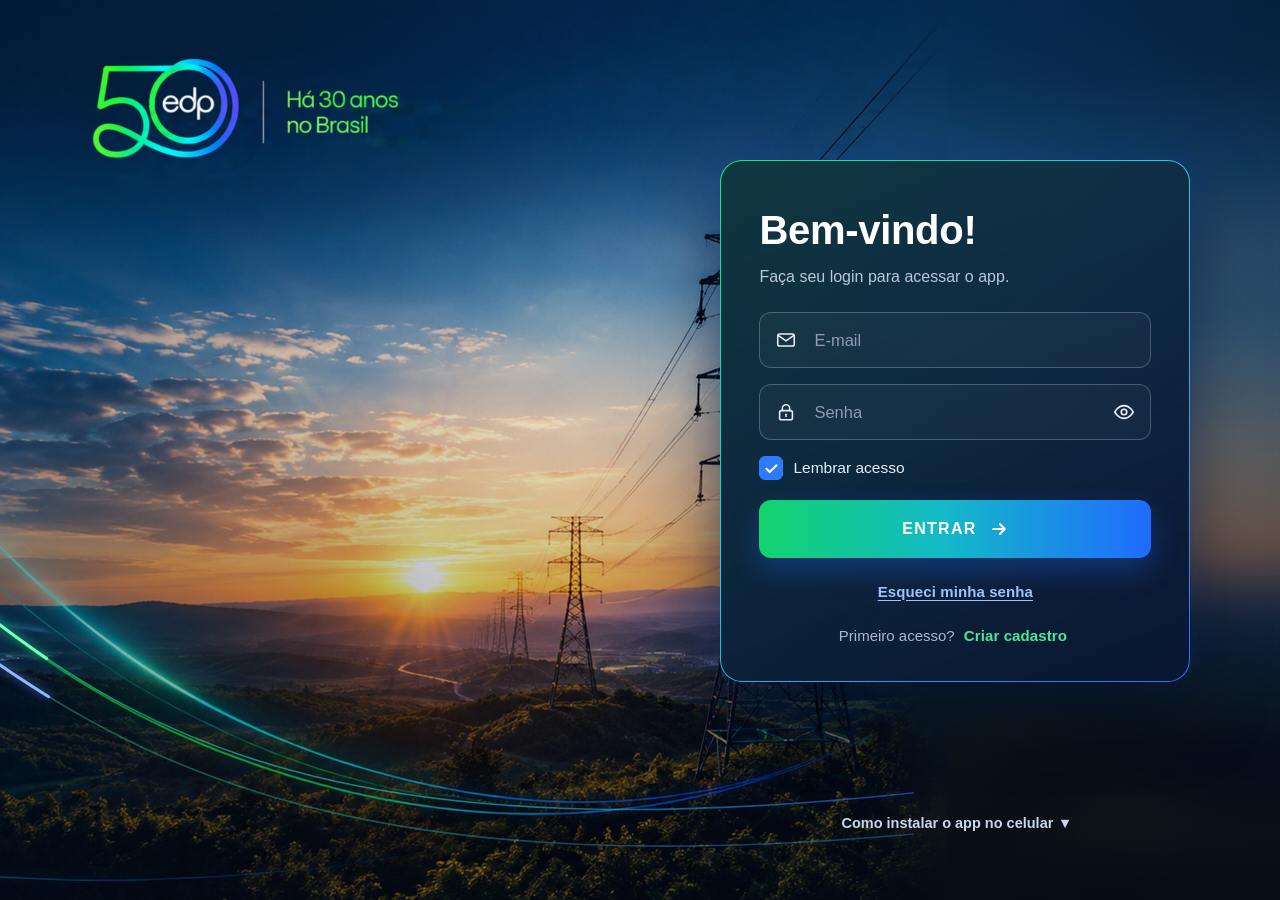
<file: index.html>
<!DOCTYPE html>
<html lang="pt-BR">
<head>
  <meta charset="UTF-8">
  <!-- viewport-fit=cover + safe-area no CSS: a barra inferior do iPhone
       não cobre a navegação quando instalado na tela de início -->
  <meta name="viewport" content="width=device-width, initial-scale=1, viewport-fit=cover">
  <meta name="theme-color" content="#0B1B2D">
  <meta name="description" content="Registro de inspeções de campo — EDP TRANSMISSÃO CONSTRUÇÃO. Funciona sem internet.">

  <title>Inspeções - Infra | EDP TRANSMISSÃO CONSTRUÇÃO</title>

  <link rel="manifest" href="manifest.json">
  <link rel="stylesheet" href="leaflet.css">
  <link rel="stylesheet" href="styles.css">

  <!-- PWA no iOS (o Safari não lê tudo do manifest) -->
  <meta name="apple-mobile-web-app-capable" content="yes">
  <meta name="apple-mobile-web-app-status-bar-style" content="black-translucent">
  <meta name="apple-mobile-web-app-title" content="Inspeções Infra">
  <link rel="apple-touch-icon" href="icons/apple-touch-icon.png">
  <link rel="icon" type="image/png" sizes="64x64" href="icons/favicon-64.png">
  <link rel="icon" type="image/png" sizes="192x192" href="icons/icon-192.png">
</head>
<body class="modo-publico" data-logo="oficial">

<!-- Fundo das telas de acesso: torres de transmissão ao pôr do sol, véu
     escuro para leitura e linhas de energia animadas. Decorativo. -->
<div class="fundo-animado" aria-hidden="true">
  <div class="fl-foto"></div>
  <div class="fl-veu"></div>
  <svg class="fl-energia" viewBox="0 0 1000 600" preserveAspectRatio="none">
    <defs>
      <linearGradient id="fl-g1" x1="0" x2="1"><stop offset="0" stop-color="#2BF08A"/><stop offset=".55" stop-color="#22D3EE"/><stop offset="1" stop-color="#2B6CFF"/></linearGradient>
      <linearGradient id="fl-g2" x1="0" x2="1"><stop offset="0" stop-color="#1FE37B"/><stop offset="1" stop-color="#3B82F6"/></linearGradient>
    </defs>
    <path class="fl-linha l1" d="M-20 250 C 180 420, 420 540, 1020 470"/>
    <path class="fl-linha l2" d="M-20 300 C 200 470, 460 575, 1020 520"/>
    <path class="fl-pulso p1" d="M-20 250 C 180 420, 420 540, 1020 470"/>
    <path class="fl-pulso p2" d="M-20 300 C 200 470, 460 575, 1020 520"/>
  </svg>
</div>


<!-- =====================================================================
     CABEÇALHO — logo EDP, nome do app e estado da conexão
     ================================================================== -->
<header class="cabecalho" id="cabecalho">
  <div class="cab-linha">
    <div class="cab-titulo">
      <img src="assets/edp-logo-neg.png" alt="EDP" class="cab-logo">
      <div class="cab-textos">
        <strong id="cab-nome">Inspeções - Infra</strong>
        <small id="cab-obra">EDP TRANSMISSÃO CONSTRUÇÃO</small>
      </div>
    </div>
    <div class="cab-direita">
    <button type="button" class="badge-rede" id="badge-rede" title="Conexão e fila de envio">
      <span class="ponto" id="ponto-rede"></span>
      <span id="txt-rede">Verificando…</span>
    </button>
    </div>
  </div>
</header>

<div class="faixa-fila" id="faixa-fila" hidden role="status">
  <svg viewBox="0 0 24 24" aria-hidden="true"><path d="M7 18a4.5 4.5 0 0 1-.5-9 6 6 0 0 1 11.6 1.5A3.8 3.8 0 0 1 17.5 18"/><path d="M12 12v7M9 16l3 3 3-3"/></svg>
  <div class="faixa-fila-txt"><b id="faixa-fila-qtd">0 inspeções aguardando envio</b>
    <small id="faixa-fila-sub">Serão enviadas automaticamente assim que houver internet.</small></div>
  <button type="button" class="btn btn-secundario" id="btn-faixa-enviar">Enviar agora</button>
</div>

<div id="avisos" class="avisos" aria-live="polite"></div>

<main id="conteudo">

  <!-- ===================================================================
       TELA — LOGIN
       ================================================================ -->
  <section class="tela" id="tela-login">
    <div class="bloco-marca">
      <img src="assets/logo-edp50.png" alt="EDP 50 anos — Há 30 anos no Brasil" class="logo-50">
    </div>

    <div class="cartao cartao-vidro cartao-login">
      <h1>Bem-vindo!</h1>
      <p class="sub-vidro">Faça seu login para acessar o app.</p>
      <div class="aviso-embutido" id="aviso-modo-local" hidden>
        <b>Primeiro acesso?</b> Toque em <i>Criar cadastro</i>: a conta é criada neste
        aparelho, sem precisar de internet, e os registros ficam guardados nele.
      </div>
      <div class="aviso-embutido" id="aviso-offline-login" hidden>
        Sem conexão — você pode entrar com a última conta usada neste aparelho.
      </div>

      <label class="campo">
        <span class="rotulo so-leitor">E-mail</span>
        <span class="campo-icone icone-esq">
          <svg class="ico-campo" viewBox="0 0 24 24" aria-hidden="true"><rect x="3" y="5.5" width="18" height="13" rx="2"/><path d="M3.5 7l8.5 6 8.5-6"/></svg>
          <input type="email" id="login-email" autocomplete="username"
                 inputmode="email" placeholder="E-mail" enterkeyhint="next">
        </span>
        <span class="erro" id="e-login-email"></span>
      </label>

      <label class="campo">
        <span class="rotulo so-leitor">Senha</span>
        <span class="campo-senha campo-icone icone-esq">
          <svg class="ico-campo" viewBox="0 0 24 24" aria-hidden="true"><rect x="5" y="10.5" width="14" height="10" rx="2"/><path d="M8 10.5V8a4 4 0 0 1 8 0v2.5"/><path d="M12 14.5v2.5"/></svg>
          <input type="password" id="login-senha" autocomplete="current-password" placeholder="Senha" enterkeyhint="go">
          <button type="button" class="btn-olho" data-alvo="login-senha" aria-label="Mostrar senha"><svg class="olho-aberto" viewBox="0 0 24 24" aria-hidden="true"><path d="M2 12s3.6-7 10-7 10 7 10 7-3.6 7-10 7S2 12 2 12z"/><circle cx="12" cy="12" r="3"/></svg><svg class="olho-fechado" viewBox="0 0 24 24" aria-hidden="true"><path d="M3 3l18 18"/><path d="M10.6 5.1A10.9 10.9 0 0 1 12 5c6.4 0 10 7 10 7a17 17 0 0 1-3.2 4.1M6.6 6.6A16.6 16.6 0 0 0 2 12s3.6 7 10 7a10 10 0 0 0 5.4-1.6"/><path d="M9.9 9.9a3 3 0 0 0 4.2 4.2"/></svg></button>
        </span>
        <span class="erro" id="e-login-senha"></span>
      </label>

      <label class="campo campo-inline">
        <input type="checkbox" id="login-manter" checked>
        <span>Lembrar acesso</span>
      </label>

      <button class="btn btn-primario btn-bloco btn-entrar" id="btn-login">Entrar
        <svg viewBox="0 0 24 24" aria-hidden="true"><path d="M5 12h14M13 6l6 6-6 6"/></svg></button>

      <div class="links-login">
        <button type="button" class="btn btn-texto link-sublinhado" id="link-esqueci">Esqueci minha senha</button>
        <p class="primeiro-acesso">Primeiro acesso?
          <button type="button" class="btn btn-texto" id="link-cadastro">Criar cadastro</button></p>
      </div>
    </div>

    <details class="instalar-dobra" id="cartao-instalacao">
      <summary>Como instalar o app no celular</summary>
      <div class="abas" role="tablist">
        <button class="aba ativa" data-so="android" role="tab">Android</button>
        <button class="aba" data-so="ios" role="tab">iPhone / iPad</button>
        <button class="aba" data-so="desktop" role="tab">Computador</button>
      </div>
      <div class="aba-conteudo" data-so="android">
        <ol>
          <li>Abra o endereço do aplicativo no <b>Chrome</b>.</li>
          <li>Toque no menu <b>⋮</b> (canto superior direito).</li>
          <li>Escolha <b>Instalar aplicativo</b>.</li>
        </ol>
        <button class="btn btn-secundario" id="btn-instalar" hidden>Instalar agora</button>
      </div>
      <div class="aba-conteudo" data-so="ios" hidden>
        <ol>
          <li>Abra o endereço no <b>Safari</b> (pelo Chrome não funciona no iPhone).</li>
          <li>Toque em <b>Compartilhar</b> <span class="ios-share">⬆︎</span>.</li>
          <li>Escolha <b>Adicionar à Tela de Início</b>.</li>
          <li>Abra sempre pelo ícone criado — só assim funciona sem internet.</li>
        </ol>
      </div>
      <div class="aba-conteudo" data-so="desktop" hidden>
        <ol>
          <li>Abra no <b>Chrome</b> ou <b>Edge</b>.</li>
          <li>Clique no ícone ⊕ na barra de endereço e confirme <b>Instalar</b>.</li>
        </ol>
      </div>
    </details>
  </section>

  <!-- ===================================================================
       TELA — CADASTRO
       ================================================================ -->
  <section class="tela" id="tela-cadastro" hidden>
    <div class="bloco-marca bloco-marca-pequeno"><img src="assets/logo-edp50.png" alt="EDP 50 anos" class="logo-50"></div>
    <div class="cartao cartao-vidro">
      <button type="button" class="btn btn-texto" id="voltar-login-1">‹ Voltar para o login</button>
      <h1>Criar cadastro</h1>
      <div class="aviso-embutido" id="aviso-cadastro-local" hidden>
        <b>Modo local.</b> A conta é criada neste aparelho e liberada na hora — sem
        internet e sem aprovação. A primeira conta do aparelho vira administradora.
      </div>
      <p class="apoio" id="apoio-cadastro-aprovacao">O acesso é liberado pelo administrador.
         Você recebe a confirmação assim que o cadastro for aprovado.</p>

      <label class="campo">
        <span class="rotulo">Nome completo <b class="obrig">*</b></span>
        <input type="text" id="cad-nome" autocomplete="name" placeholder="Nome e sobrenome">
        <span class="erro" id="e-cad-nome"></span>
      </label>

      <label class="campo">
        <span class="rotulo">E-mail corporativo <b class="obrig">*</b></span>
        <input type="email" id="cad-email" autocomplete="email" inputmode="email"
               placeholder="nome.sobrenome@edp.com">
        <span class="apoio pequena">É o seu identificador de acesso. Não pode se repetir.</span>
        <span class="erro" id="e-cad-email"></span>
      </label>

      <label class="campo">
        <span class="rotulo">Função / cargo <b class="obrig">*</b></span>
        <select id="cad-funcao"><option value="">Selecione…</option></select>
        <span class="erro" id="e-cad-funcao"></span>
      </label>
      <label class="campo" id="campo-cad-funcao-outro" hidden>
        <span class="rotulo">Informe a função <b class="obrig">*</b></span>
        <input type="text" id="cad-funcao-outro" placeholder="Descreva o cargo">
        <span class="erro" id="e-cad-funcao-outro"></span>
      </label>

      <fieldset class="campo">
        <legend class="rotulo">Lote(s) de atuação <b class="obrig">*</b></legend>
        <div id="cad-lotes" class="lista-check"></div>
        <span class="erro" id="e-cad-lotes"></span>
      </fieldset>

      <label class="campo">
        <span class="rotulo">Senha <b class="obrig">*</b></span>
        <span class="campo-senha">
          <input type="password" id="cad-senha" autocomplete="new-password">
          <button type="button" class="btn-olho" data-alvo="cad-senha" aria-label="Mostrar senha"><svg class="olho-aberto" viewBox="0 0 24 24" aria-hidden="true"><path d="M2 12s3.6-7 10-7 10 7 10 7-3.6 7-10 7S2 12 2 12z"/><circle cx="12" cy="12" r="3"/></svg><svg class="olho-fechado" viewBox="0 0 24 24" aria-hidden="true"><path d="M3 3l18 18"/><path d="M10.6 5.1A10.9 10.9 0 0 1 12 5c6.4 0 10 7 10 7a17 17 0 0 1-3.2 4.1M6.6 6.6A16.6 16.6 0 0 0 2 12s3.6 7 10 7a10 10 0 0 0 5.4-1.6"/><path d="M9.9 9.9a3 3 0 0 0 4.2 4.2"/></svg></button>
        </span>
        <span class="apoio pequena">Mínimo de 8 caracteres, com pelo menos uma letra e um número.</span>
        <span class="erro" id="e-cad-senha"></span>
      </label>

      <label class="campo">
        <span class="rotulo">Confirmação da senha <b class="obrig">*</b></span>
        <span class="campo-senha">
          <input type="password" id="cad-senha2" autocomplete="new-password">
          <button type="button" class="btn-olho" data-alvo="cad-senha2" aria-label="Mostrar senha"><svg class="olho-aberto" viewBox="0 0 24 24" aria-hidden="true"><path d="M2 12s3.6-7 10-7 10 7 10 7-3.6 7-10 7S2 12 2 12z"/><circle cx="12" cy="12" r="3"/></svg><svg class="olho-fechado" viewBox="0 0 24 24" aria-hidden="true"><path d="M3 3l18 18"/><path d="M10.6 5.1A10.9 10.9 0 0 1 12 5c6.4 0 10 7 10 7a17 17 0 0 1-3.2 4.1M6.6 6.6A16.6 16.6 0 0 0 2 12s3.6 7 10 7a10 10 0 0 0 5.4-1.6"/><path d="M9.9 9.9a3 3 0 0 0 4.2 4.2"/></svg></button>
        </span>
        <span class="erro" id="e-cad-senha2"></span>
      </label>

      <button class="btn btn-primario btn-bloco" id="btn-cadastrar">Enviar cadastro</button>
      <p class="apoio pequena" id="apoio-cadastro-rede">O cadastro exige internet. Em campo,
         sem sinal, use uma conta já liberada.</p>
    </div>
  </section>

  <!-- ===================================================================
       TELA — RECUPERAÇÃO DE SENHA
       ================================================================ -->
  <section class="tela" id="tela-recuperar" hidden>
    <div class="bloco-marca bloco-marca-pequeno"><img src="assets/logo-edp50.png" alt="EDP 50 anos" class="logo-50"></div>
    <div class="cartao cartao-vidro">
      <button type="button" class="btn btn-texto" id="voltar-login-2">‹ Voltar para o login</button>
      <h1>Esqueci minha senha</h1>
      <div class="aviso-embutido alerta" id="aviso-recuperar-local" hidden>
        <b>Modo local.</b> Sem servidor configurado não há envio de e-mail. A conta existe
        apenas neste aparelho — se perdeu a senha, crie outra conta ou peça ao
        administrador do aparelho.
      </div>
      <div class="aviso-embutido alerta" id="aviso-offline-recuperar" hidden>
        Recuperação de senha exige internet. Conecte-se à rede e tente de novo.
      </div>
      <p class="apoio">Enviaremos um link de redefinição para o seu e-mail corporativo.</p>
      <label class="campo">
        <span class="rotulo">E-mail cadastrado <b class="obrig">*</b></span>
        <input type="email" id="rec-email" inputmode="email" placeholder="nome.sobrenome@edp.com">
        <span class="erro" id="e-rec-email"></span>
      </label>
      <button class="btn btn-primario btn-bloco" id="btn-recuperar">Enviar link de redefinição</button>
    </div>
  </section>

  <!-- ===================================================================
       TELA — BOAS-VINDAS (logo após o login)
       ================================================================ -->
  <section class="tela" id="tela-boasvindas" hidden>
    <div class="bloco-marca">
      <img src="assets/logo-edp50.png" alt="EDP 50 anos — Há 30 anos no Brasil" class="logo-50">
    </div>

    <div class="bv-saudacao">
      <p class="bv-ola">Olá<span id="bv-nome"></span>,</p>
      <h1 class="bv-titulo">Seja bem-vindo!</h1>
      <span class="bv-traco" aria-hidden="true"></span>
    </div>

    <div class="cartao cartao-vidro cartao-bv">
      <svg class="bv-icone" viewBox="0 0 64 64" aria-hidden="true">
        <defs><linearGradient id="bv-g" x1="0" y1="0" x2="1" y2="1">
          <stop offset="0" stop-color="#2BF08A"/><stop offset="1" stop-color="#22C7E8"/></linearGradient></defs>
        <path d="M23 10h18a2 2 0 0 1 2 2v4H21v-4a2 2 0 0 1 2-2z"/>
        <path d="M21 14h-6a4 4 0 0 0-4 4v36a4 4 0 0 0 4 4h34a4 4 0 0 0 4-4V18a4 4 0 0 0-4-4h-6"/>
        <path d="M24 28l8 7 8-7M24 38l8 7 8-7"/>
      </svg>
      <h2 class="bv-cartao-titulo">Iniciar inspeção</h2>
      <button type="button" class="btn btn-primario btn-bloco btn-iniciar" id="btn-iniciar-inspecao">
        <span class="bv-seta" aria-hidden="true"><svg viewBox="0 0 24 24"><path d="M5 12h14M13 6l6 6-6 6"/></svg></span>
        <span>Iniciar inspeção</span>
      </button>
      <button type="button" class="btn btn-bloco bv-cronograma" id="btn-bv-cronograma">Ver cronograma de inspeções</button>
    </div>

    <div class="cartao cartao-vidro bv-liberacoes" id="bv-liberacoes" hidden>
      <div class="bv-lib-texto">
        <b id="bv-lib-qtd">0</b>
        <span id="bv-lib-rotulo">cadastro(s) aguardando sua liberação</span>
      </div>
      <button type="button" class="btn btn-secundario btn-bloco" id="btn-bv-liberacoes">Abrir liberações de acesso</button>
    </div>
  </section>

  <!-- ===================================================================
       TELA — NOVA INSPEÇÃO (também usada na edição)
       ================================================================ -->
  <section class="tela" id="tela-nova" hidden>
    <form id="form-inspecao" novalidate>
      <div class="cartao">
        <h1 id="titulo-form">Nova inspeção</h1>
        <div class="secao-cab"><span class="secao-num">1</span><div><b>Identificação</b><small>Responsável, data e local da inspeção</small></div></div>

        <div class="campo">
          <span class="rotulo">Responsável</span>
          <div class="campo-fixo" id="f-responsavel-exibicao">
            <b id="txt-responsavel">—</b>
            <small id="txt-funcao"></small>
          </div>
          <span class="apoio pequena">Vem do seu cadastro e não é editável.</span>
        </div>

        <label class="campo">
          <span class="rotulo">Data da inspeção <b class="obrig">*</b></span>
          <input type="date" id="f-data" required>
          <span class="erro" id="e-data"></span>
        </label>

        <label class="campo">
          <span class="rotulo">Lote <b class="obrig">*</b></span>
          <select id="f-lote" required><option value="">Selecione…</option></select>
          <span class="apoio pequena" id="apoio-lote" hidden></span>
          <span class="erro" id="e-lote"></span>
        </label>

        <label class="campo">
          <span class="rotulo">Canteiro <b class="obrig">*</b></span>
          <select id="f-canteiro" required disabled>
            <option value="">Selecione o lote primeiro</option>
          </select>
          <span class="erro" id="e-canteiro"></span>
        </label>
        <label class="campo" id="campo-canteiro-outro" hidden>
          <span class="rotulo">Informe o canteiro <b class="obrig">*</b></span>
          <input type="text" id="f-canteiro-outro" placeholder="Nome do canteiro">
          <span class="erro" id="e-canteiro-outro"></span>
        </label>

        <label class="campo">
          <span class="rotulo">Empresa (construtora) <b class="obrig">*</b></span>
          <select id="f-empresa" required disabled>
            <option value="">Selecione o canteiro primeiro</option>
          </select>
          <span class="erro" id="e-empresa"></span>
        </label>
        <label class="campo" id="campo-empresa-outro" hidden>
          <span class="rotulo">Informe a empresa <b class="obrig">*</b></span>
          <input type="text" id="f-empresa-outro" placeholder="Razão social / nome">
          <span class="erro" id="e-empresa-outro"></span>
        </label>
      </div>

      <div class="cartao">
        <div class="secao-cab"><span class="secao-num">2</span><div><b>Itens inspecionados</b><small>Marque os itens e responda o checklist SIM / NÃO</small></div></div>
        <fieldset class="campo">
          <legend class="rotulo">O que foi inspecionado? <b class="obrig">*</b></legend>
          <div id="f-inspecionado" class="lista-check"></div>
          <span class="erro" id="e-inspecionado"></span>
        </fieldset>
        <label class="campo" id="campo-inspecionado-outro" hidden>
          <span class="rotulo">Descreva o "Outro" <b class="obrig">*</b></span>
          <input type="text" id="f-inspecionado-outro" placeholder="O que mais foi inspecionado">
          <span class="erro" id="e-inspecionado-outro"></span>
        </label>
      </div>

      <div class="cartao">
        <div class="secao-cab"><span class="secao-num">3</span><div><b>Não conformidade</b><small>Registre os desvios encontrados</small></div></div>
        <div class="campo">
          <span class="rotulo">Não conformidade? <b class="obrig">*</b></span>
          <div class="radio-grande">
            <label class="opcao opcao-nao">
              <input type="radio" name="nc" value="Não" checked><span>Não</span>
            </label>
            <label class="opcao opcao-sim">
              <input type="radio" name="nc" value="Sim"><span>Sim</span>
            </label>
          </div>
        </div>
        <label class="campo" id="campo-quais" hidden>
          <span class="rotulo">Quais? <b class="obrig">*</b></span>
          <textarea id="f-quais" rows="5"
            placeholder="Descreva as não conformidades encontradas, local e gravidade."></textarea>
          <span class="erro" id="e-quais"></span>
        </label>
      </div>

      <div class="cartao">
        <div class="secao-cab"><span class="secao-num">4</span><div><b>Evidências fotográficas</b><small>Até 20 fotos por inspeção</small></div></div>
        <span class="rotulo">Fotos <small id="contador-fotos">(0/20)</small></span>
        <div class="botoes-foto">
          <label class="btn btn-secundario btn-arquivo">
            Tirar foto
            <input type="file" id="f-camera" accept="image/*" capture="environment" multiple hidden>
          </label>
          <label class="btn btn-secundario btn-arquivo">
            Escolher da galeria
            <input type="file" id="f-galeria" accept="image/*" multiple hidden>
            <input type="file" id="f-nc-camera" accept="image/*" capture="environment" hidden>
            <input type="file" id="f-nc-galeria" accept="image/*" multiple hidden>
          </label>
        </div>
        <p class="apoio pequena">As fotos são reduzidas para 1600 px e ~300 KB antes de
           serem gravadas no aparelho.</p>
        <div id="grade-fotos" class="grade-fotos"></div>
      </div>

      <div class="cartao">
        <div class="secao-cab"><span class="secao-num">5</span><div><b>Observações e localização</b><small>Informações complementares e coordenadas GPS</small></div></div>
        <label class="campo">
          <span class="rotulo">Observações</span>
          <textarea id="f-observacoes" rows="4" placeholder="Informações complementares (opcional)."></textarea>
        </label>
        <div class="campo">
          <span class="rotulo">Localização</span>
          <div class="linha-geo">
            <span id="txt-geo" class="apoio pequena">Não capturada.</span>
            <button type="button" class="btn btn-texto" id="btn-geo">Capturar GPS</button>
          </div>
          <div class="mapa-box" hidden>
            <div id="mapa-form" class="mapa"></div>
            <div class="mapa-offline" hidden>Sem internet: o mapa aparece quando a conexão voltar. As coordenadas do GPS já ficam registradas.</div>
            <p class="apoio pequena mapa-dica">Toque no mapa ou arraste o pino para ajustar o local exato do canteiro.</p>
          </div>
        </div>
      </div>

      <div class="barra-acoes">
        <button type="button" class="btn btn-neutro" id="btn-cancelar">Cancelar</button>
        <button type="submit" class="btn btn-primario" id="btn-salvar">Salvar inspeção</button>
      </div>
    </form>
  </section>

  <!-- ===================================================================
       TELA — HISTÓRICO
       ================================================================ -->
  <section class="tela" id="tela-historico" hidden>
    <div class="cartao">
      <h1>Histórico de inspeções</h1>
      <label class="campo">
        <span class="rotulo">Busca livre</span>
        <input type="search" id="h-texto" placeholder="Canteiro, empresa, texto da NC…">
      </label>
      <details id="det-filtros">
        <summary>Filtros</summary>
        <div class="grade-filtros">
          <label class="campo"><span class="rotulo">De</span><input type="date" id="h-de"></label>
          <label class="campo"><span class="rotulo">Até</span><input type="date" id="h-ate"></label>
          <label class="campo"><span class="rotulo">Lote</span>
            <select id="h-lote"><option value="">Todos</option></select></label>
          <label class="campo"><span class="rotulo">Canteiro</span>
            <select id="h-canteiro"><option value="">Todos</option></select></label>
          <label class="campo"><span class="rotulo">Empresa</span>
            <select id="h-empresa"><option value="">Todas</option></select></label>
          <label class="campo"><span class="rotulo">Não conformidade</span>
            <select id="h-nc">
              <option value="">Todas</option>
              <option value="Sim">Somente com NC</option>
              <option value="Não">Somente sem NC</option>
            </select></label>
          <label class="campo campo-inline">
            <input type="checkbox" id="h-excluidos"><span>Mostrar excluídos</span>
          </label>
        </div>
        <button type="button" class="btn btn-texto" id="btn-limpar-filtros">Limpar filtros</button>
      </details>
    </div>

    <div class="barra-acoes barra-historico">
      <span id="h-resumo" class="apoio pequena"></span>
      <button type="button" class="btn btn-secundario" id="btn-pdf-consolidado">PDF do período</button>
    </div>

    <div id="lista-historico" class="lista"></div>
  </section>

  <!-- ===================================================================
       TELA — DETALHE
       ================================================================ -->
  <section class="tela" id="tela-detalhe" hidden>
    <div class="cartao">
      <button type="button" class="btn btn-texto" id="btn-voltar-detalhe">‹ Voltar ao histórico</button>
      <div id="detalhe-conteudo"></div>
    </div>
    <div class="barra-acoes">
      <button type="button" class="btn btn-neutro" id="btn-excluir-detalhe">Excluir</button>
      <button type="button" class="btn btn-secundario" id="btn-editar-detalhe">Editar</button>
      <button type="button" class="btn btn-primario" id="btn-pdf-detalhe">Gerar PDF</button>
    </div>
  </section>

  <!-- ===================================================================
       TELA — CRONOGRAMA (Gantt programado x realizado)
       ================================================================ -->
  <section class="tela tela-cronograma" id="tela-cronograma" hidden>
    <div class="cartao cr-topo">
      <div class="cr-titulo">
        <div>
          <h1>Cronograma de inspeções</h1>
          <p class="apoio pequena">Programe as inspeções dos canteiros dos seus lotes e dê o check ao realizar.</p>
        </div>
        <div class="cr-seletor-ano" role="group" aria-label="Ano do planejamento">
          <button type="button" class="cr-seta" id="cr-ano-ant" aria-label="Ano anterior">‹</button>
          <select id="cr-ano" aria-label="Ano"></select>
          <button type="button" class="cr-seta" id="cr-ano-prox" aria-label="Próximo ano">›</button>
        </div>
      </div>

      <div class="cr-kpis">
        <div class="cr-kpi"><b id="cr-k-total">0</b><span>Programadas</span></div>
        <div class="cr-kpi k-real"><b id="cr-k-real">0</b><span>Realizadas</span></div>
        <div class="cr-kpi k-and"><b id="cr-k-and">0</b><span>Em andamento</span></div>
        <div class="cr-kpi k-atr"><b id="cr-k-atr">0</b><span>Em atraso</span></div>
        <div class="cr-kpi k-prog"><b id="cr-k-prog">0</b><span>A iniciar</span></div>
        <div class="cr-kpi k-ader"><b id="cr-k-ader">—</b><span>No prazo</span></div>
      </div>
      <div class="cr-progresso"><div class="cr-barra"><i id="cr-barra-real"></i></div>
        <span id="cr-txt-progresso" class="apoio pequena"></span></div>

      <div class="cr-filtros">
        <label class="campo"><span class="rotulo">Lote</span><select id="cr-lote"></select></label>
        <label class="campo" id="cr-campo-resp" hidden><span class="rotulo">Responsável</span><select id="cr-resp"></select></label>
        <label class="campo"><span class="rotulo">Situação</span>
          <select id="cr-situacao">
            <option value="">Todas</option>
            <option value="programado">A iniciar</option>
            <option value="andamento">Em andamento</option>
            <option value="atrasado">Em atraso</option>
            <option value="realizado">Realizadas</option>
          </select></label>
      </div>

      <div class="cr-acoes">
        <div class="cr-visoes" role="tablist">
          <button type="button" class="aba ativa" data-cr-visao="gantt">Gantt</button>
          <button type="button" class="aba" data-cr-visao="lista">Lista / check</button>
        </div>
        <button type="button" class="btn btn-primario" id="cr-programar">+ Programar</button>
      </div>
      <p class="apoio pequena cr-aviso-base" id="cr-aviso-base" hidden>O cronograma está salvo neste aparelho.
        A base central ainda não tem a tabela do cronograma — o administrador precisa rodar
        <b>banco/03-cronograma.sql</b> no Supabase.</p>
    </div>

    <div class="cr-legenda" id="cr-legenda">
      <span><i class="st-programado"></i>A iniciar</span>
      <span><i class="st-andamento"></i>Em andamento</span>
      <span><i class="st-atrasado"></i>Em atraso</span>
      <span><i class="st-realizado"></i>Realizado</span>
      <span><i class="st-realizado_atraso"></i>Realizado c/ atraso</span>
      <span><b class="lg-check">✓</b>Data do check</span>
      <span><b class="lg-hoje"></b>Hoje</span>
    </div>
    <div class="cartao cr-gantt-cartao" id="cr-gantt"></div>
    <div id="cr-lista" class="cr-lista" hidden></div>
  </section>

  <!-- ===================================================================
       TELA — PAINEL DE INDICADORES
       ================================================================ -->
  <!-- ============================================================
       NÃO CONFORMIDADES — tratativa e retorno
       ============================================================ -->
  <section class="tela tela-nc" id="tela-nc" hidden>
    <div class="cartao cr-topo">
      <div class="cr-titulo">
        <div>
          <h1>Não conformidades</h1>
          <p class="apoio pequena">NCs apontadas nas inspeções: defina a ação, o prazo e registre o retorno com foto.</p>
        </div>
        <button type="button" class="btn btn-neutro nc-exportar" id="nc-exportar" title="Exportar a lista para Excel / Power BI">⤓ Excel</button>
      </div>

      <div class="cr-kpis nc-kpis">
        <div class="cr-kpi k-and"><b id="nc-k-abertas">0</b><span>Em aberto</span></div>
        <div class="cr-kpi k-atr"><b id="nc-k-vencidas">0</b><span>Vencidas</span></div>
        <div class="cr-kpi k-prog"><b id="nc-k-semprazo">0</b><span>Sem prazo</span></div>
        <div class="cr-kpi k-real"><b id="nc-k-concluidas">0</b><span>Concluídas</span></div>
        <div class="cr-kpi k-ader"><b id="nc-k-noprazo">—</b><span>Concluídas no prazo</span></div>
        <div class="cr-kpi"><b id="nc-k-tempo">—</b><span>Tempo médio de tratativa</span></div>
      </div>
      <div class="cr-progresso"><div class="cr-barra"><i id="nc-barra"></i></div>
        <span id="nc-txt-progresso" class="apoio pequena"></span></div>

      <div class="nc-filtros" role="tablist" aria-label="Situação">
        <button type="button" class="nc-chip ativa" data-nc-filtro="abertas">Em aberto <i>0</i></button>
        <button type="button" class="nc-chip c-venc" data-nc-filtro="vencidas">Vencidas <i>0</i></button>
        <button type="button" class="nc-chip" data-nc-filtro="semprazo">Sem prazo <i>0</i></button>
        <button type="button" class="nc-chip" data-nc-filtro="concluidas">Concluídas <i>0</i></button>
        <button type="button" class="nc-chip" data-nc-filtro="todas">Todas <i>0</i></button>
      </div>
      <div class="cr-filtros">
        <label class="campo"><span class="rotulo">Lote</span><select id="nc-lote"></select></label>
        <label class="campo"><span class="rotulo">Buscar</span>
          <input type="search" id="nc-busca" placeholder="Canteiro, empresa, pergunta, responsável…" autocomplete="off"></label>
      </div>
      <p class="apoio pequena cr-aviso-base" id="nc-aviso-base" hidden>
        A base central ainda não tem a tabela de tratativas. As tratativas ficam salvas neste aparelho e
        sobem automaticamente assim que o administrador rodar o script <b>05-nao-conformidades.sql</b>.
      </p>
    </div>
    <div id="nc-lista" class="nc-lista-t"></div>
  </section>

  <section class="tela tela-bi" id="tela-painel" hidden>
    <div class="bi">
      <aside class="bi-lateral" aria-label="Seções do painel">
       <div class="bi-lateral-fixo">
        <nav class="bi-menu">
          <button type="button" class="bi-menu-item ativo" data-bi-ir="bi-resumo">
            <svg viewBox="0 0 24 24" aria-hidden="true"><path d="M4 11l8-7 8 7"/><path d="M6 10v10h12V10"/></svg>Resumo</button>
          <button type="button" class="bi-menu-item" data-bi-ir="bi-analises">
            <svg viewBox="0 0 24 24" aria-hidden="true"><path d="M4 20h16"/><path d="M7 16v-5M12 16V6M17 16v-8"/></svg>Análises</button>
          <button type="button" class="bi-menu-item" data-bi-ir="bi-canteiros">
            <svg viewBox="0 0 24 24" aria-hidden="true"><path d="M12 21s-6-5.6-6-11a6 6 0 0 1 12 0c0 5.4-6 11-6 11z"/><circle cx="12" cy="10" r="2.3"/></svg>Canteiros</button>
        </nav>
        <div class="bi-usuario">
          <svg viewBox="0 0 24 24" aria-hidden="true"><circle cx="12" cy="8" r="3.6"/><path d="M5 20a7 7 0 0 1 14 0"/></svg>
          <div><b id="bi-usuario-nome">—</b><small id="bi-usuario-funcao"></small></div>
        </div>
       </div>
      </aside>

      <div class="bi-principal">
        <header class="bi-topo">
          <div class="bi-titulo">
            <h1>Inspeções de Campo</h1>
            <span>EDP TRANSMISSÃO CONSTRUÇÃO</span>
          </div>
          <div class="bi-controles">
            <div class="bi-suspenso">
              <button type="button" class="bi-ctrl" id="bi-btn-periodo" aria-expanded="false" aria-haspopup="true">
                <svg viewBox="0 0 24 24" aria-hidden="true"><rect x="4" y="5" width="16" height="15" rx="2"/><path d="M4 10h16M9 3v4M15 3v4"/></svg>
                <span class="bi-ctrl-txt"><small>Período • <span id="bi-periodo-nome">Mês atual</span></small><b id="bi-periodo-txt">—</b></span>
                <svg class="bi-seta" viewBox="0 0 24 24" aria-hidden="true"><path d="M6 9l6 6 6-6"/></svg>
              </button>
              <div class="bi-pop" id="bi-menu-periodo" hidden>
                <button type="button" class="bi-op ativo" data-periodo="mes">Mês atual</button>
                <button type="button" class="bi-op" data-periodo="3meses">Últimos 3 meses</button>
                <button type="button" class="bi-op" data-periodo="12meses">Últimos 12 meses</button>
                <button type="button" class="bi-op" data-periodo="ano">Ano corrente</button>
                <button type="button" class="bi-op" data-periodo="custom">Personalizado…</button>
                <div class="bi-datas" id="periodo-custom" hidden>
                  <label class="campo"><span class="rotulo">De</span><input type="date" id="pa-de"></label>
                  <label class="campo"><span class="rotulo">Até</span><input type="date" id="pa-ate"></label>
                </div>
              </div>
            </div>
            <div class="bi-suspenso">
              <button type="button" class="bi-ctrl bi-ctrl-curto" id="bi-btn-filtros" aria-expanded="false" aria-haspopup="true">
                <svg viewBox="0 0 24 24" aria-hidden="true"><path d="M4 5h16l-6 7.5V19l-4 1.5v-8z"/></svg>
                <b>Filtros</b><em class="bi-qtd" id="bi-filtros-qtd" hidden></em>
              </button>
              <div class="bi-pop bi-pop-direita" id="bi-menu-filtros" hidden>
                <label class="campo"><span class="rotulo">Lote</span><select id="bi-f-lote"></select></label>
                <label class="campo"><span class="rotulo">Empresa</span><select id="bi-f-empresa"></select></label>
                <button type="button" class="btn btn-neutro btn-bloco" id="bi-f-limpar">Limpar filtros</button>
              </div>
            </div>
            <div class="bi-ctrl bi-ctrl-info" title="Última sincronização com a base central">
              <svg viewBox="0 0 24 24" aria-hidden="true"><circle cx="12" cy="12" r="8.5"/><path d="M12 7.5V12l3 2"/></svg>
              <span class="bi-ctrl-txt"><small>Última atualização</small><b id="bi-atualizacao">—</b></span>
            </div>
            <button type="button" class="bi-ctrl bi-ctrl-curto bi-pdf" id="btn-pdf-painel" title="Exportar o painel em PDF">
              <svg viewBox="0 0 24 24" aria-hidden="true"><path d="M12 4v10"/><path d="M8 10.5l4 4 4-4"/><path d="M5 15v3.5A1.5 1.5 0 0 0 6.5 20h11a1.5 1.5 0 0 0 1.5-1.5V15"/></svg>
              <b>PDF</b>
            </button>
          </div>
        </header>

        <section class="bi-secao" id="bi-resumo">
          <h2 class="bi-secao-tit"><svg viewBox="0 0 24 24" aria-hidden="true"><path d="M4 11l8-7 8 7"/><path d="M6 10v10h12V10"/></svg>Visão Geral</h2>
          <div class="bi-kpis" id="bi-kpis"></div>
          <div class="bi-grade bi-grade-3">
            <div class="bi-painel">
              <h3>Inspeções por lote</h3>
              <div id="pa-graf-lote"></div>
              <div class="bi-legenda"><span><i class="ok"></i>Sem NC</span><span><i class="nc"></i>Com NC</span></div>
            </div>
            <div class="bi-painel">
              <h3>Status das inspeções</h3>
              <div id="pa-graf-status"></div>
            </div>
            <div class="bi-painel bi-painel-nc">
              <h3>Canteiros com mais não conformidades</h3>
              <div id="pa-graf-canteiros"></div>
            </div>
          </div>
        </section>

        <section class="bi-secao" id="bi-analises">
          <h2 class="bi-secao-tit"><svg viewBox="0 0 24 24" aria-hidden="true"><path d="M4 20h16"/><path d="M7 16v-5M12 16V6M17 16v-8"/></svg>Análises</h2>
          <div class="bi-grade bi-grade-analise">
            <div class="bi-painel bi-largo">
              <div class="bi-painel-cab"><h3>Evolução mensal <small>(últimos 12 meses)</small></h3>
                <div class="bi-legenda"><span><i class="ok"></i>Sem NC</span><span><i class="nc"></i>Com NC</span></div></div>
              <div id="pa-graf-evolucao"></div>
            </div>
            <div class="bi-painel">
              <h3>Inspeções por empresa</h3>
              <div id="pa-graf-empresa"></div>
            </div>
            <div class="bi-painel">
              <h3>Distribuição por item inspecionado</h3>
              <div id="pa-graf-itens"></div>
            </div>
          </div>
          <div class="bi-grade bi-grade-2">
            <div class="bi-painel">
              <div class="bi-painel-cab"><h3>Checklist — perguntas com NÃO</h3><small class="bi-sub" id="pa-ck-sub"></small></div>
              <div id="pa-graf-checklist"></div>
            </div>
            <div class="bi-painel" id="cartao-graf-responsavel" hidden>
              <div class="bi-painel-cab"><h3>Inspeções por responsável</h3><small class="bi-sub">visível ao administrador</small></div>
              <div id="pa-graf-responsavel"></div>
            </div>
          </div>
        </section>

        <section class="bi-secao" id="bi-mapa">
          <div class="bi-tabela-cab">
            <h2 class="bi-secao-tit"><svg viewBox="0 0 24 24" aria-hidden="true"><path d="M9 4L3 6.5v13.5l6-2.5 6 2.5 6-2.5V4l-6 2.5z"/><path d="M9 4v13.5M15 6.5V20"/></svg>Mapa das inspeções</h2>
            <div class="bi-legenda"><span><i class="ok"></i>Sem NC</span><span><i class="nc"></i>Com NC</span><span class="bi-sub" id="bi-mapa-info"></span></div>
          </div>
          <div class="bi-painel bi-painel-mapa">
            <div id="bi-mapa-area" class="mapa mapa-painel"></div>
            <div class="mapa-offline" hidden>Sem internet: o mapa aparece quando a conexão voltar.</div>
          </div>
        </section>

        <section class="bi-secao" id="bi-canteiros">
          <div class="bi-tabela-cab">
            <h2 class="bi-secao-tit"><svg viewBox="0 0 24 24" aria-hidden="true"><path d="M12 21s-6-5.6-6-11a6 6 0 0 1 12 0c0 5.4-6 11-6 11z"/><circle cx="12" cy="10" r="2.3"/></svg>Cobertura de canteiros</h2>
            <div class="bi-paginacao">
              <button type="button" id="bi-pag-ant" aria-label="Página anterior">‹</button>
              <span id="bi-pag-txt">1/1</span>
              <button type="button" id="bi-pag-prox" aria-label="Próxima página">›</button>
            </div>
          </div>
          <div class="bi-abas" id="bi-abas-lote"></div>
          <div class="bi-tabela-rolagem">
            <table class="bi-tabela" id="bi-cobertura">
              <thead><tr><th>Canteiro</th><th>Lote</th><th>Última inspeção</th><th class="bi-n">No período</th><th class="bi-n">NCs</th><th>Situação</th></tr></thead>
              <tbody></tbody>
            </table>
          </div>
          <p class="bi-legenda-sem">
            <span class="semaforo verde"><i></i>Em dia: até 30 dias</span>
            <span class="semaforo amarelo"><i></i>Atenção: 31 a 60 dias</span>
            <span class="semaforo vermelho"><i></i>Crítico: mais de 60 dias ou nunca inspecionado</span>
          </p>
        </section>
      </div>
    </div>
  </section>

  <!-- ===================================================================
       TELA — EXPORTAÇÃO E BACKUP
       ================================================================ -->
  <section class="tela" id="tela-sync" hidden>
    <div class="cartao">
      <h1>Exportar</h1>
      <p class="apoio" id="apoio-exportar">As inspeções ficam guardadas neste aparelho. Use a planilha
         mensal para enviar o consolidado e os PDFs para montar o dossiê.</p>

      <div class="painel-numeros">
        <div class="num"><b id="n-total">0</b><span>Inspeções gravadas</span></div>
        <div class="num num-erro"><b id="n-nc">0</b><span>Com não conformidade</span></div>
        <div class="num"><b id="n-fotos">0</b><span>Fotos</span></div>
      </div>
    </div>

    <div class="cartao" id="cartao-base" hidden>
      <h2>Base central</h2>
      <p class="apoio pequena">Com internet, cada inspeção salva sobe sozinha para a base
         central e o app recebe as novas a cada 30 segundos. Sem internet, ela fica na fila
         e é enviada assim que a conexão voltar.</p>
      <div class="painel-numeros">
        <div class="num num-pendente"><b id="n-fila">0</b><span>Na fila de envio</span></div>
        <div class="num num-erro"><b id="n-erros">0</b><span>Com erro</span></div>
        <div class="num num-ok"><b id="n-ultima">—</b><span>Última sincronização</span></div>
      </div>
      <p class="apoio pequena" id="txt-sync-erro" hidden></p>
      <button type="button" class="btn btn-primario btn-bloco" id="btn-sincronizar">Sincronizar agora</button>
    </div>

    <div class="cartao">
      <h2>Planilha mensal</h2>
      <p class="apoio pequena">Gera um arquivo CSV com todas as inspeções do período,
         pronto para abrir no Excel e enviar.</p>

      <label class="campo">
        <span class="rotulo">Período</span>
        <select id="exp-periodo">
          <option value="mes">Mês atual</option>
          <option value="anterior">Mês anterior</option>
          <option value="ano">Ano corrente</option>
          <option value="tudo">Todas as inspeções</option>
          <option value="custom">Personalizado</option>
        </select>
      </label>
      <div class="grade-filtros" id="exp-custom" hidden>
        <label class="campo"><span class="rotulo">De</span><input type="date" id="exp-de"></label>
        <label class="campo"><span class="rotulo">Até</span><input type="date" id="exp-ate"></label>
      </div>
      <p class="apoio pequena" id="exp-resumo"></p>

      <button type="button" class="btn btn-primario btn-bloco" id="btn-exp-planilha">
        Baixar planilha do período
      </button>
      <div class="botoes-foto" style="margin-top:10px">
        <button type="button" class="btn btn-secundario" id="btn-exp-pdf">PDF consolidado</button>
        <button type="button" class="btn btn-secundario" id="btn-exp-json">Backup JSON</button>
      </div>
      <p class="apoio pequena">O <b>backup JSON</b> guarda tudo, inclusive as fotos —
         é o que permite recuperar os registros se o aparelho for trocado.</p>
    </div>

    <div class="cartao">
      <h2>Armazenamento do aparelho</h2>
      <div class="barra-armazenamento"><i id="barra-uso"></i></div>
      <p class="apoio pequena" id="txt-armazenamento">Calculando…</p>
      <button type="button" class="btn btn-texto perigo" id="btn-limpar-base">Apagar toda a base local</button>
    </div>
  </section>

  <!-- ===================================================================
       TELA — ADMINISTRAÇÃO
       ================================================================ -->
  <section class="tela" id="tela-admin" hidden>
    <div class="cartao">
      <div class="linha-titulo">
        <h1>Liberações de acesso</h1>
        <button type="button" class="btn btn-secundario" id="btn-recarregar-usuarios">Atualizar</button>
      </div>
      <p class="apoio" id="apoio-admin">Todo novo cadastro chega aqui bloqueado. Só o
         administrador libera o acesso, define os lotes e o que cada colaborador enxerga:
         <b>somente as próprias inspeções</b> ou <b>todas as inspeções dos seus lotes</b>.</p>
      <div class="painel-numeros">
        <div class="num num-pendente"><b id="ad-pendentes">0</b><span>Pendentes</span></div>
        <div class="num num-ok"><b id="ad-ativos">0</b><span>Ativos</span></div>
        <div class="num"><b id="ad-aparelhos">0</b><span>Aparelhos ativos (7 dias)</span></div>
      </div>
      <div class="filtro-lib" role="tablist">
        <button type="button" class="aba ativa" data-filtro-lib="pendente">Aguardando liberação</button>
        <button type="button" class="aba" data-filtro-lib="ativo">Liberados</button>
        <button type="button" class="aba" data-filtro-lib="bloqueado">Recusados / inativos</button>
        <button type="button" class="aba" data-filtro-lib="todos">Todos</button>
      </div>
    </div>
    <div id="lista-usuarios" class="lista"></div>
  </section>

  <!-- ===================================================================
       TELA — MAIS (conta, ajuda, administração)
       ================================================================ -->
  <section class="tela" id="tela-mais" hidden>
    <div class="cartao cartao-atalho">
      <div>
        <h2>Exportar e sincronizar</h2>
        <p class="apoio pequena">Planilha do período, backup, PDF consolidado e situação do envio à base central.</p>
      </div>
      <button type="button" class="btn btn-primario" data-ir-tela="tela-sync">Abrir</button>
    </div>
    <div class="cartao">
      <h1>Minha conta</h1>
      <table class="tabela-detalhe">
        <tbody>
          <tr><th>Nome</th><td id="conta-nome">—</td></tr>
          <tr><th>E-mail</th><td id="conta-email">—</td></tr>
          <tr><th>Função</th><td id="conta-funcao">—</td></tr>
          <tr><th>Lotes de atuação</th><td id="conta-lotes">—</td></tr>
          <tr><th>Perfil</th><td id="conta-perfil">—</td></tr>
          <tr><th>Sessão offline</th><td id="conta-sessao">—</td></tr>
        </tbody>
      </table>
      <div class="barra-acoes">
        <button type="button" class="btn btn-neutro btn-bloco" id="btn-sair">Sair da conta</button>
      </div>
    </div>

    <div class="cartao" id="cartao-logo" hidden>
      <h2>Logotipo da empresa</h2>
      <p class="apoio pequena">Use a versão <b>negativa</b> da marca (para fundo escuro),
         em PNG com fundo transparente. Ela passa a aparecer no cabeçalho, na tela de
         login e na faixa dos relatórios em PDF.</p>

      <div class="previa-logo">
        <img id="previa-logo" src="assets/edp-logo-neg.png" alt="Prévia do logotipo">
      </div>
      <p class="apoio pequena" id="txt-logo-atual">Logotipo padrão do pacote.</p>

      <div class="botoes-foto">
        <label class="btn btn-primario btn-arquivo">
          Escolher arquivo
          <input type="file" id="f-logo" accept="image/png,image/jpeg,image/webp" hidden>
        </label>
        <button type="button" class="btn btn-neutro" id="btn-logo-padrao">Voltar ao padrão</button>
      </div>

      <details style="margin-top:12px">
        <summary>Aplicar em todos os aparelhos</summary>
        <p class="apoio pequena">A logo escolhida aqui vale <b>neste aparelho</b>. Para que
           ela apareça para toda a equipe — inclusive no ícone do aplicativo instalado —
           baixe os arquivos abaixo e substitua-os na pasta publicada, subindo a versão
           conforme o README.</p>
        <button type="button" class="btn btn-secundario btn-bloco" id="btn-baixar-identidade">
          Baixar arquivos para publicar
        </button>
        <div id="saida-identidade" class="lista-arquivos"></div>
      </details>
    </div>

    <div class="cartao" id="cartao-admin-atalho" hidden>
      <h2>Liberações de acesso <span class="selo selo-nc" id="selo-pendentes-mais" hidden></span></h2>
      <p class="apoio pequena">Liberar novos cadastros, definir lotes e visão de cada colaborador.</p>
      <button type="button" class="btn btn-primario btn-bloco" id="btn-abrir-admin">Abrir liberações de acesso</button>
    </div>

    <div class="cartao">
      <h2>Como usar</h2>
      <ol class="ajuda">
        <li><b>Sem sinal é normal.</b> Preencha e salve à vontade: tudo fica guardado
            neste aparelho, inclusive as fotos.</li>
        <li><b>PDF sem internet.</b> O relatório de cada inspeção é gerado no próprio
            aparelho, em <i>Histórico → PDF</i>.</li>
        <li><b>No fechamento do mês</b>, em <i>Mais › Exportar</i>, baixe a planilha do período
            e o backup JSON e envie para o responsável.</li>
        <li><b>Os dados ficam só neste aparelho.</b> Antes de trocar ou formatar o
            celular, baixe o backup JSON.</li>
        <li><b>Excluir</b> não apaga: marca como excluído e guarda a auditoria.</li>
      </ol>
    </div>

    <div class="cartao">
      <h2>Instalação na tela de início</h2>
      <div class="abas" role="tablist">
        <button class="aba ativa" data-so2="android">Android</button>
        <button class="aba" data-so2="ios">iPhone / iPad</button>
        <button class="aba" data-so2="desktop">Computador</button>
      </div>
      <div class="aba-conteudo2" data-so2="android">
        <ol><li>Chrome → menu <b>⋮</b> → <b>Instalar aplicativo</b>.</li></ol>
      </div>
      <div class="aba-conteudo2" data-so2="ios" hidden>
        <ol><li><b>Safari</b> → <b>Compartilhar</b> → <b>Adicionar à Tela de Início</b>.</li>
            <li>Abra sempre pelo ícone criado.</li></ol>
      </div>
      <div class="aba-conteudo2" data-so2="desktop" hidden>
        <ol><li>Chrome/Edge → ícone ⊕ na barra de endereço → <b>Instalar</b>.</li></ol>
      </div>
    </div>

    <div class="cartao">
      <h2>Sobre</h2>
      <p class="apoio pequena" id="txt-sobre"></p>
    </div>
  </section>

</main>

<!-- =====================================================================
     NAVEGAÇÃO INFERIOR
     ================================================================== -->
<nav class="navegacao" id="navegacao" hidden>
  <button type="button" data-ir="tela-nova" class="nav-item ativa" aria-label="Nova">
    <svg class="icone" viewBox="0 0 24 24" aria-hidden="true"><path d="M9 4h6a1 1 0 0 1 1 1v1H8V5a1 1 0 0 1 1-1z"/><path d="M8 5H6.5A1.5 1.5 0 0 0 5 6.5v13A1.5 1.5 0 0 0 6.5 21h11a1.5 1.5 0 0 0 1.5-1.5v-13A1.5 1.5 0 0 0 17.5 5H16"/><path d="M12 10v7M8.5 13.5h7"/></svg><span class="nav-rotulo">Nova</span>
  </button>
  <button type="button" data-ir="tela-historico" class="nav-item" aria-label="Histórico">
    <svg class="icone" viewBox="0 0 24 24" aria-hidden="true"><path d="M3.5 12a8.5 8.5 0 1 0 2.5-6"/><path d="M3 4v4h4"/><path d="M12 7.5V12l3 2"/></svg><span class="nav-rotulo">Histórico</span>
  </button>
  <button type="button" data-ir="tela-cronograma" class="nav-item" aria-label="Cronograma">
    <svg class="icone" viewBox="0 0 24 24" aria-hidden="true"><rect x="3.5" y="5" width="17" height="15.5" rx="2"/><path d="M3.5 9.5h17M8 3v4M16 3v4"/><path d="M7 13h5M10 16.5h7"/></svg><span class="nav-rotulo">Cronograma</span>
  </button>
  <button type="button" data-ir="tela-painel" class="nav-item" aria-label="Painel">
    <svg class="icone" viewBox="0 0 24 24" aria-hidden="true"><path d="M4 20h16"/><rect x="5.5" y="11" width="3" height="6" rx="1"/><rect x="10.5" y="6" width="3" height="11" rx="1"/><rect x="15.5" y="9" width="3" height="8" rx="1"/></svg><span class="nav-rotulo">Painel</span>
  </button>
  <button type="button" data-ir="tela-nc" class="nav-item" aria-label="Não conformidades">
    <svg class="icone" viewBox="0 0 24 24" aria-hidden="true"><path d="M12 3.5l9 15.5H3z"/><path d="M12 9.5v4.5"/><path d="M12 16.8v.2"/></svg><span class="nav-rotulo">NCs</span><span class="nav-badge" id="nav-nc-badge" hidden>0</span>
  </button>
  <button type="button" data-ir="tela-mais" class="nav-item" aria-label="Mais">
    <svg class="icone" viewBox="0 0 24 24" aria-hidden="true"><rect x="4" y="4" width="6.5" height="6.5" rx="1.8"/><rect x="13.5" y="4" width="6.5" height="6.5" rx="1.8"/><rect x="4" y="13.5" width="6.5" height="6.5" rx="1.8"/><rect x="13.5" y="13.5" width="6.5" height="6.5" rx="1.8"/></svg><span class="nav-rotulo">Mais</span>
  </button>
</nav>

<div class="carregando" id="carregando" hidden>
  <div class="caixa-carregando">
    <div class="giro"></div>
    <span id="txt-carregando">Processando…</span>
  </div>
</div>

<div class="modal" id="modal-crono" hidden role="dialog" aria-modal="true">
  <div class="modal-caixa caixa-crono" id="modal-crono-conteudo"></div>
</div>

<!-- Tratativa da não conformidade -->
<div class="modal" id="modal-nc" hidden role="dialog" aria-modal="true" aria-label="Tratativa da não conformidade">
  <div class="modal-caixa caixa-crono caixa-nc" id="modal-nc-conteudo"></div>
</div>
<input type="file" id="nc-r-camera" accept="image/*" capture="environment" hidden>
<input type="file" id="nc-r-galeria" accept="image/*" multiple hidden>

<!-- Caixa de confirmação própria (confirm() é bloqueado em PWA no iOS) -->
<div class="modal" id="modal-arquivo" hidden role="dialog" aria-modal="true" aria-labelledby="arq-titulo">
  <div class="modal-caixa caixa-arquivo">
    <div class="arq-icone" aria-hidden="true">📄</div>
    <h3 id="arq-titulo">Arquivo pronto</h3>
    <p class="arq-nome" id="arq-nome"></p>
    <p class="apoio pequena" id="arq-dica"></p>
    <div class="arq-botoes">
      <button type="button" class="btn btn-primario btn-bloco" id="arq-compartilhar">Salvar / Compartilhar</button>
      <button type="button" class="btn btn-secundario btn-bloco" id="arq-baixar">Baixar no aparelho</button>
      <button type="button" class="btn btn-secundario btn-bloco" id="arq-abrir">Abrir</button>
      <button type="button" class="btn btn-neutro btn-bloco" id="arq-fechar">Fechar</button>
    </div>
  </div>
</div>

<div class="modal" id="modal" hidden>
  <div class="modal-caixa">
    <h3 id="modal-titulo">Confirmar</h3>
    <p id="modal-texto"></p>
    <div class="campo" id="modal-campo" hidden>
      <input type="text" id="modal-input" placeholder="Motivo (opcional)">
    </div>
    <div class="barra-acoes">
      <button type="button" class="btn btn-neutro" id="modal-nao">Cancelar</button>
      <button type="button" class="btn btn-primario" id="modal-sim">Confirmar</button>
    </div>
  </div>
</div>

<!-- Bibliotecas locais (sem CDN: precisam funcionar offline) -->
<script src="vendor/dexie.min.js"></script>
<script src="vendor/jspdf.umd.min.js"></script>
<script src="vendor/html2canvas.min.js"></script>

<!-- Camadas da aplicação -->
<script src="config.js"></script>
<script src="assets/logo-edp-base64.js"></script>
<script src="db.js"></script>
<script src="auth.js"></script>
<script src="sync.js"></script>
<script src="cronograma.js"></script>
<script src="tratativas.js"></script>
<script src="leaflet.js"></script>
<script src="mapa.js"></script>
<script src="pdf.js"></script>
<script src="painel.js"></script>
<script src="app.js"></script>
</body>
</html>
</file>
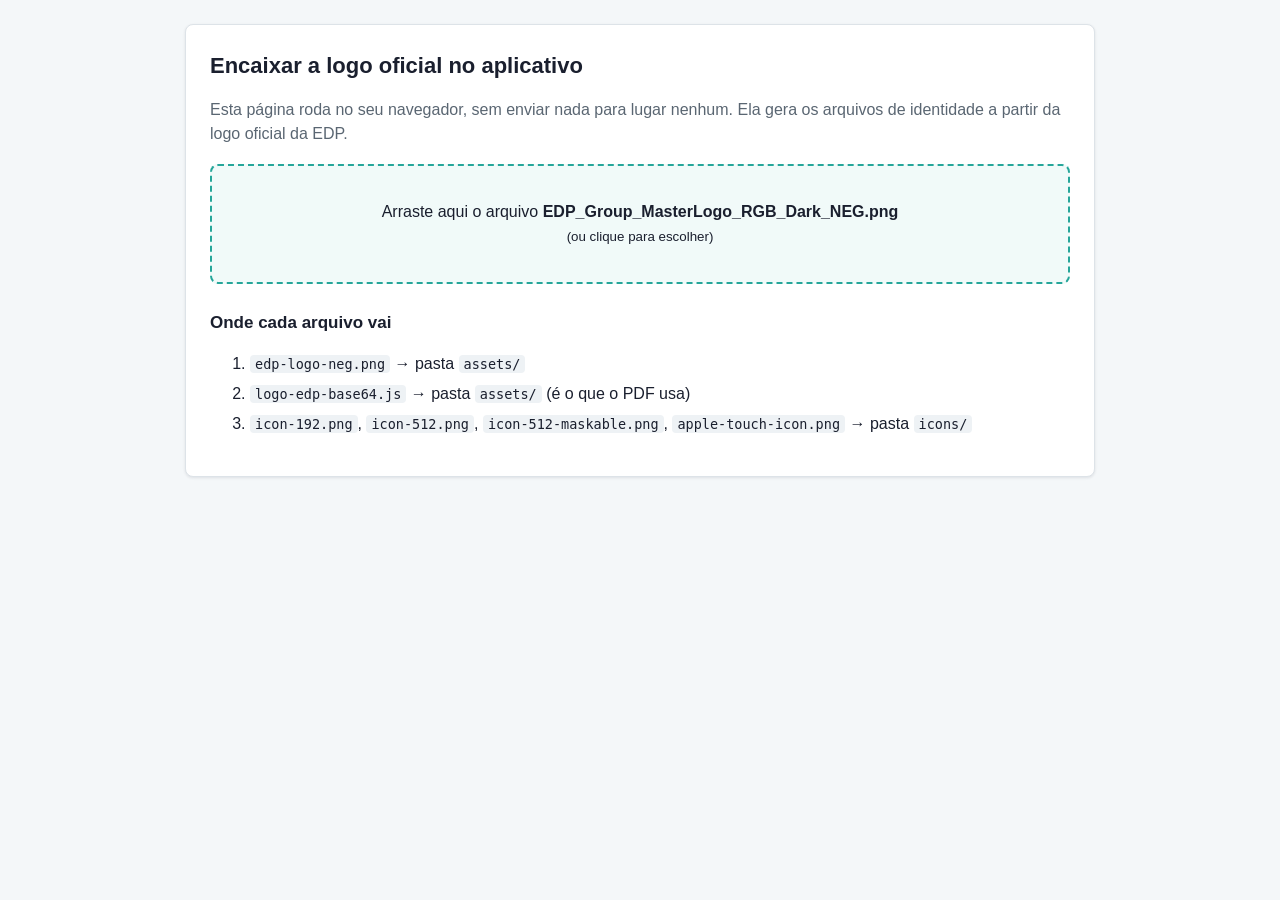
<file: ferramentas/gerar-identidade.html>
<!DOCTYPE html>
<html lang="pt-BR">
<head>
<meta charset="UTF-8">
<meta name="viewport" content="width=device-width, initial-scale=1">
<title>Gerar identidade — Inspeções Infra</title>
<style>
  body { font-family: Calibri, Arial, sans-serif; background: #F4F7F9; color: #1A1F2E;
         margin: 0; padding: 24px; line-height: 1.5; }
  .caixa { max-width: 860px; margin: 0 auto; background: #FFF; border: 1px solid #DDE3E8;
           border-radius: 8px; padding: 24px; box-shadow: 0 1px 3px rgba(26,31,46,.1); }
  h1 { font-size: 22px; margin: 0 0 8px; }
  h2 { font-size: 17px; margin: 26px 0 8px; }
  p { color: #5A6672; }
  .solta { border: 2px dashed #26A69A; border-radius: 8px; padding: 34px; text-align: center;
           background: #F1FAF9; cursor: pointer; margin: 18px 0; }
  .solta.ativa { background: #E1F4F1; }
  .previa { background: #1A1F2E; padding: 20px; border-radius: 8px; text-align: center; margin: 14px 0; }
  .previa img { max-height: 60px; }
  .grade { display: grid; grid-template-columns: repeat(auto-fill, minmax(150px, 1fr)); gap: 14px; }
  .arquivo { border: 1px solid #DDE3E8; border-radius: 6px; padding: 12px; text-align: center; background: #FBFDFD; }
  .arquivo img { max-width: 100%; height: auto; border-radius: 4px; }
  .arquivo small { display: block; color: #5A6672; font-size: 12px; margin: 6px 0; word-break: break-all; }
  button, .botao { display: inline-block; background: #26A69A; color: #FFF; border: 0; border-radius: 6px;
           padding: 10px 16px; font-size: 15px; font-weight: 600; cursor: pointer; font-family: inherit;
           text-decoration: none; }
  button:disabled { opacity: .5; cursor: not-allowed; }
  ol li { margin-bottom: 6px; }
  code { background: #EEF2F5; padding: 1px 5px; border-radius: 4px; font-size: 13.5px; }
</style>
</head>
<body>
<div class="caixa">
  <h1>Encaixar a logo oficial no aplicativo</h1>
  <p>Esta página roda no seu navegador, sem enviar nada para lugar nenhum. Ela gera os
     arquivos de identidade a partir da logo oficial da EDP.</p>

  <div class="solta" id="area">
    Arraste aqui o arquivo <b>EDP_Group_MasterLogo_RGB_Dark_NEG.png</b><br>
    <small>(ou clique para escolher)</small>
    <input type="file" id="arquivo" accept="image/png,image/svg+xml,image/jpeg" hidden>
  </div>

  <div id="resultado" hidden>
    <h2>Prévia sobre o fundo escuro</h2>
    <div class="previa"><img id="previa" alt="Prévia da logo"></div>

    <h2>Arquivos gerados — baixe todos</h2>
    <p>Depois de baixar, substitua os arquivos nas pastas indicadas e suba a versão em
       <code>service-worker.js</code> e <code>config.js</code>.</p>
    <div class="grade" id="saidas"></div>
  </div>

  <h2>Onde cada arquivo vai</h2>
  <ol>
    <li><code>edp-logo-neg.png</code> → pasta <code>assets/</code></li>
    <li><code>logo-edp-base64.js</code> → pasta <code>assets/</code> (é o que o PDF usa)</li>
    <li><code>icon-192.png</code>, <code>icon-512.png</code>, <code>icon-512-maskable.png</code>,
        <code>apple-touch-icon.png</code> → pasta <code>icons/</code></li>
  </ol>
</div>

<script>
const area = document.getElementById('area');
const entrada = document.getElementById('arquivo');
const saidas = document.getElementById('saidas');

area.addEventListener('click', () => entrada.click());
area.addEventListener('dragover', e => { e.preventDefault(); area.classList.add('ativa'); });
area.addEventListener('dragleave', () => area.classList.remove('ativa'));
area.addEventListener('drop', e => {
  e.preventDefault(); area.classList.remove('ativa');
  if (e.dataTransfer.files[0]) processar(e.dataTransfer.files[0]);
});
entrada.addEventListener('change', e => { if (e.target.files[0]) processar(e.target.files[0]); });

function carregarImagem(arquivo) {
  return new Promise((ok, erro) => {
    const url = URL.createObjectURL(arquivo);
    const img = new Image();
    img.onload = () => ok(img);
    img.onerror = () => erro(new Error('Não foi possível ler a imagem.'));
    img.src = url;
  });
}

/** Desenha a logo centralizada sobre o fundo escuro, respeitando a
    área de proteção (margem equivalente à altura do símbolo). */
function gerarIcone(img, tamanho, maskable) {
  const c = document.createElement('canvas');
  c.width = c.height = tamanho;
  const ctx = c.getContext('2d');
  ctx.fillStyle = '#1A1F2E';
  ctx.fillRect(0, 0, tamanho, tamanho);

  const respiro = maskable ? 0.30 : 0.18;      // maskable precisa de mais folga
  const area = tamanho * (1 - respiro * 2);
  const escala = Math.min(area / img.naturalWidth, area / img.naturalHeight);
  const l = img.naturalWidth * escala, a = img.naturalHeight * escala;
  ctx.drawImage(img, (tamanho - l) / 2, (tamanho - a) / 2, l, a);
  return c;
}

function baixavel(nome, blob, previaUrl) {
  const div = document.createElement('div');
  div.className = 'arquivo';
  const url = URL.createObjectURL(blob);
  div.innerHTML = (previaUrl ? '<img src="' + previaUrl + '" alt="">' : '') +
    '<small>' + nome + '</small>' +
    '<a class="botao" download="' + nome + '" href="' + url + '">Baixar</a>';
  saidas.appendChild(div);
}

async function processar(arquivo) {
  saidas.innerHTML = '';
  const img = await carregarImagem(arquivo);

  // 1) A própria logo, normalizada em PNG
  const cLogo = document.createElement('canvas');
  cLogo.width = img.naturalWidth; cLogo.height = img.naturalHeight;
  cLogo.getContext('2d').drawImage(img, 0, 0);
  const dataLogo = cLogo.toDataURL('image/png');
  document.getElementById('previa').src = dataLogo;
  document.getElementById('resultado').hidden = false;

  cLogo.toBlob(b => baixavel('edp-logo-neg.png', b, dataLogo), 'image/png');

  // 2) Arquivo JS com a logo em Base64 (usado pelo PDF)
  const js = '/* =====================================================================\n' +
    ' * assets/logo-edp-base64.js — LOGO EMBUTIDA PARA O PDF\n' +
    ' * Gerado por ferramentas/gerar-identidade.html em ' + new Date().toLocaleString('pt-BR') + '\n' +
    ' * ===================================================================== */\n\n' +
    'const LOGO_EDP_INFO = { largura: ' + img.naturalWidth + ', altura: ' + img.naturalHeight +
    ', provisoria: false };\n\n' +
    "const LOGO_EDP_BASE64 = '" + dataLogo + "';\n\n" +
    'window.LOGO_EDP_BASE64 = LOGO_EDP_BASE64;\n' +
    'window.LOGO_EDP_INFO = LOGO_EDP_INFO;\n';
  baixavel('logo-edp-base64.js', new Blob([js], { type: 'text/javascript' }), null);

  // 3) Ícones do PWA
  const icones = [
    ['icon-192.png', 192, false],
    ['icon-512.png', 512, false],
    ['icon-512-maskable.png', 512, true],
    ['apple-touch-icon.png', 180, false]
  ];
  icones.forEach(([nome, tamanho, maskable]) => {
    const c = gerarIcone(img, tamanho, maskable);
    const prev = c.toDataURL('image/png');
    c.toBlob(b => baixavel(nome, b, prev), 'image/png');
  });
}
</script>
</body>
</html>
</file>
<file: leaflet.css>
/* required styles */

.leaflet-pane,
.leaflet-tile,
.leaflet-marker-icon,
.leaflet-marker-shadow,
.leaflet-tile-container,
.leaflet-pane > svg,
.leaflet-pane > canvas,
.leaflet-zoom-box,
.leaflet-image-layer,
.leaflet-layer {
	position: absolute;
	left: 0;
	top: 0;
	}
.leaflet-container {
	overflow: hidden;
	}
.leaflet-tile,
.leaflet-marker-icon,
.leaflet-marker-shadow {
	-webkit-user-select: none;
	   -moz-user-select: none;
	        user-select: none;
	  -webkit-user-drag: none;
	}
/* Prevents IE11 from highlighting tiles in blue */
.leaflet-tile::selection {
	background: transparent;
}
/* Safari renders non-retina tile on retina better with this, but Chrome is worse */
.leaflet-safari .leaflet-tile {
	image-rendering: -webkit-optimize-contrast;
	}
/* hack that prevents hw layers "stretching" when loading new tiles */
.leaflet-safari .leaflet-tile-container {
	width: 1600px;
	height: 1600px;
	-webkit-transform-origin: 0 0;
	}
.leaflet-marker-icon,
.leaflet-marker-shadow {
	display: block;
	}
/* .leaflet-container svg: reset svg max-width decleration shipped in Joomla! (joomla.org) 3.x */
/* .leaflet-container img: map is broken in FF if you have max-width: 100% on tiles */
.leaflet-container .leaflet-overlay-pane svg {
	max-width: none !important;
	max-height: none !important;
	}
.leaflet-container .leaflet-marker-pane img,
.leaflet-container .leaflet-shadow-pane img,
.leaflet-container .leaflet-tile-pane img,
.leaflet-container img.leaflet-image-layer,
.leaflet-container .leaflet-tile {
	max-width: none !important;
	max-height: none !important;
	width: auto;
	padding: 0;
	}

.leaflet-container img.leaflet-tile {
	/* See: https://bugs.chromium.org/p/chromium/issues/detail?id=600120 */
	mix-blend-mode: plus-lighter;
}

.leaflet-container.leaflet-touch-zoom {
	-ms-touch-action: pan-x pan-y;
	touch-action: pan-x pan-y;
	}
.leaflet-container.leaflet-touch-drag {
	-ms-touch-action: pinch-zoom;
	/* Fallback for FF which doesn't support pinch-zoom */
	touch-action: none;
	touch-action: pinch-zoom;
}
.leaflet-container.leaflet-touch-drag.leaflet-touch-zoom {
	-ms-touch-action: none;
	touch-action: none;
}
.leaflet-container {
	-webkit-tap-highlight-color: transparent;
}
.leaflet-container a {
	-webkit-tap-highlight-color: rgba(51, 181, 229, 0.4);
}
.leaflet-tile {
	filter: inherit;
	visibility: hidden;
	}
.leaflet-tile-loaded {
	visibility: inherit;
	}
.leaflet-zoom-box {
	width: 0;
	height: 0;
	-moz-box-sizing: border-box;
	     box-sizing: border-box;
	z-index: 800;
	}
/* workaround for https://bugzilla.mozilla.org/show_bug.cgi?id=888319 */
.leaflet-overlay-pane svg {
	-moz-user-select: none;
	}

.leaflet-pane         { z-index: 400; }

.leaflet-tile-pane    { z-index: 200; }
.leaflet-overlay-pane { z-index: 400; }
.leaflet-shadow-pane  { z-index: 500; }
.leaflet-marker-pane  { z-index: 600; }
.leaflet-tooltip-pane   { z-index: 650; }
.leaflet-popup-pane   { z-index: 700; }

.leaflet-map-pane canvas { z-index: 100; }
.leaflet-map-pane svg    { z-index: 200; }

.leaflet-vml-shape {
	width: 1px;
	height: 1px;
	}
.lvml {
	behavior: url(#default#VML);
	display: inline-block;
	position: absolute;
	}


/* control positioning */

.leaflet-control {
	position: relative;
	z-index: 800;
	pointer-events: visiblePainted; /* IE 9-10 doesn't have auto */
	pointer-events: auto;
	}
.leaflet-top,
.leaflet-bottom {
	position: absolute;
	z-index: 1000;
	pointer-events: none;
	}
.leaflet-top {
	top: 0;
	}
.leaflet-right {
	right: 0;
	}
.leaflet-bottom {
	bottom: 0;
	}
.leaflet-left {
	left: 0;
	}
.leaflet-control {
	float: left;
	clear: both;
	}
.leaflet-right .leaflet-control {
	float: right;
	}
.leaflet-top .leaflet-control {
	margin-top: 10px;
	}
.leaflet-bottom .leaflet-control {
	margin-bottom: 10px;
	}
.leaflet-left .leaflet-control {
	margin-left: 10px;
	}
.leaflet-right .leaflet-control {
	margin-right: 10px;
	}


/* zoom and fade animations */

.leaflet-fade-anim .leaflet-popup {
	opacity: 0;
	-webkit-transition: opacity 0.2s linear;
	   -moz-transition: opacity 0.2s linear;
	        transition: opacity 0.2s linear;
	}
.leaflet-fade-anim .leaflet-map-pane .leaflet-popup {
	opacity: 1;
	}
.leaflet-zoom-animated {
	-webkit-transform-origin: 0 0;
	    -ms-transform-origin: 0 0;
	        transform-origin: 0 0;
	}
svg.leaflet-zoom-animated {
	will-change: transform;
}

.leaflet-zoom-anim .leaflet-zoom-animated {
	-webkit-transition: -webkit-transform 0.25s cubic-bezier(0,0,0.25,1);
	   -moz-transition:    -moz-transform 0.25s cubic-bezier(0,0,0.25,1);
	        transition:         transform 0.25s cubic-bezier(0,0,0.25,1);
	}
.leaflet-zoom-anim .leaflet-tile,
.leaflet-pan-anim .leaflet-tile {
	-webkit-transition: none;
	   -moz-transition: none;
	        transition: none;
	}

.leaflet-zoom-anim .leaflet-zoom-hide {
	visibility: hidden;
	}


/* cursors */

.leaflet-interactive {
	cursor: pointer;
	}
.leaflet-grab {
	cursor: -webkit-grab;
	cursor:    -moz-grab;
	cursor:         grab;
	}
.leaflet-crosshair,
.leaflet-crosshair .leaflet-interactive {
	cursor: crosshair;
	}
.leaflet-popup-pane,
.leaflet-control {
	cursor: auto;
	}
.leaflet-dragging .leaflet-grab,
.leaflet-dragging .leaflet-grab .leaflet-interactive,
.leaflet-dragging .leaflet-marker-draggable {
	cursor: move;
	cursor: -webkit-grabbing;
	cursor:    -moz-grabbing;
	cursor:         grabbing;
	}

/* marker & overlays interactivity */
.leaflet-marker-icon,
.leaflet-marker-shadow,
.leaflet-image-layer,
.leaflet-pane > svg path,
.leaflet-tile-container {
	pointer-events: none;
	}

.leaflet-marker-icon.leaflet-interactive,
.leaflet-image-layer.leaflet-interactive,
.leaflet-pane > svg path.leaflet-interactive,
svg.leaflet-image-layer.leaflet-interactive path {
	pointer-events: visiblePainted; /* IE 9-10 doesn't have auto */
	pointer-events: auto;
	}

/* visual tweaks */

.leaflet-container {
	background: #ddd;
	outline-offset: 1px;
	}
.leaflet-container a {
	color: #0078A8;
	}
.leaflet-zoom-box {
	border: 2px dotted #38f;
	background: rgba(255,255,255,0.5);
	}


/* general typography */
.leaflet-container {
	font-family: "Helvetica Neue", Arial, Helvetica, sans-serif;
	font-size: 12px;
	font-size: 0.75rem;
	line-height: 1.5;
	}


/* general toolbar styles */

.leaflet-bar {
	box-shadow: 0 1px 5px rgba(0,0,0,0.65);
	border-radius: 4px;
	}
.leaflet-bar a {
	background-color: #fff;
	border-bottom: 1px solid #ccc;
	width: 26px;
	height: 26px;
	line-height: 26px;
	display: block;
	text-align: center;
	text-decoration: none;
	color: black;
	}
.leaflet-bar a,
.leaflet-control-layers-toggle {
	background-position: 50% 50%;
	background-repeat: no-repeat;
	display: block;
	}
.leaflet-bar a:hover,
.leaflet-bar a:focus {
	background-color: #f4f4f4;
	}
.leaflet-bar a:first-child {
	border-top-left-radius: 4px;
	border-top-right-radius: 4px;
	}
.leaflet-bar a:last-child {
	border-bottom-left-radius: 4px;
	border-bottom-right-radius: 4px;
	border-bottom: none;
	}
.leaflet-bar a.leaflet-disabled {
	cursor: default;
	background-color: #f4f4f4;
	color: #bbb;
	}

.leaflet-touch .leaflet-bar a {
	width: 30px;
	height: 30px;
	line-height: 30px;
	}
.leaflet-touch .leaflet-bar a:first-child {
	border-top-left-radius: 2px;
	border-top-right-radius: 2px;
	}
.leaflet-touch .leaflet-bar a:last-child {
	border-bottom-left-radius: 2px;
	border-bottom-right-radius: 2px;
	}

/* zoom control */

.leaflet-control-zoom-in,
.leaflet-control-zoom-out {
	font: bold 18px 'Lucida Console', Monaco, monospace;
	text-indent: 1px;
	}

.leaflet-touch .leaflet-control-zoom-in, .leaflet-touch .leaflet-control-zoom-out  {
	font-size: 22px;
	}


/* layers control */

.leaflet-control-layers {
	box-shadow: 0 1px 5px rgba(0,0,0,0.4);
	background: #fff;
	border-radius: 5px;
	}
.leaflet-control-layers-toggle {
	background-image: url(images/layers.png);
	width: 36px;
	height: 36px;
	}
.leaflet-retina .leaflet-control-layers-toggle {
	background-image: url(images/layers-2x.png);
	background-size: 26px 26px;
	}
.leaflet-touch .leaflet-control-layers-toggle {
	width: 44px;
	height: 44px;
	}
.leaflet-control-layers .leaflet-control-layers-list,
.leaflet-control-layers-expanded .leaflet-control-layers-toggle {
	display: none;
	}
.leaflet-control-layers-expanded .leaflet-control-layers-list {
	display: block;
	position: relative;
	}
.leaflet-control-layers-expanded {
	padding: 6px 10px 6px 6px;
	color: #333;
	background: #fff;
	}
.leaflet-control-layers-scrollbar {
	overflow-y: scroll;
	overflow-x: hidden;
	padding-right: 5px;
	}
.leaflet-control-layers-selector {
	margin-top: 2px;
	position: relative;
	top: 1px;
	}
.leaflet-control-layers label {
	display: block;
	font-size: 13px;
	font-size: 1.08333em;
	}
.leaflet-control-layers-separator {
	height: 0;
	border-top: 1px solid #ddd;
	margin: 5px -10px 5px -6px;
	}

/* Default icon URLs */
.leaflet-default-icon-path { /* used only in path-guessing heuristic, see L.Icon.Default */
	background-image: url(images/marker-icon.png);
	}


/* attribution and scale controls */

.leaflet-container .leaflet-control-attribution {
	background: #fff;
	background: rgba(255, 255, 255, 0.8);
	margin: 0;
	}
.leaflet-control-attribution,
.leaflet-control-scale-line {
	padding: 0 5px;
	color: #333;
	line-height: 1.4;
	}
.leaflet-control-attribution a {
	text-decoration: none;
	}
.leaflet-control-attribution a:hover,
.leaflet-control-attribution a:focus {
	text-decoration: underline;
	}
.leaflet-attribution-flag {
	display: inline !important;
	vertical-align: baseline !important;
	width: 1em;
	height: 0.6669em;
	}
.leaflet-left .leaflet-control-scale {
	margin-left: 5px;
	}
.leaflet-bottom .leaflet-control-scale {
	margin-bottom: 5px;
	}
.leaflet-control-scale-line {
	border: 2px solid #777;
	border-top: none;
	line-height: 1.1;
	padding: 2px 5px 1px;
	white-space: nowrap;
	-moz-box-sizing: border-box;
	     box-sizing: border-box;
	background: rgba(255, 255, 255, 0.8);
	text-shadow: 1px 1px #fff;
	}
.leaflet-control-scale-line:not(:first-child) {
	border-top: 2px solid #777;
	border-bottom: none;
	margin-top: -2px;
	}
.leaflet-control-scale-line:not(:first-child):not(:last-child) {
	border-bottom: 2px solid #777;
	}

.leaflet-touch .leaflet-control-attribution,
.leaflet-touch .leaflet-control-layers,
.leaflet-touch .leaflet-bar {
	box-shadow: none;
	}
.leaflet-touch .leaflet-control-layers,
.leaflet-touch .leaflet-bar {
	border: 2px solid rgba(0,0,0,0.2);
	background-clip: padding-box;
	}


/* popup */

.leaflet-popup {
	position: absolute;
	text-align: center;
	margin-bottom: 20px;
	}
.leaflet-popup-content-wrapper {
	padding: 1px;
	text-align: left;
	border-radius: 12px;
	}
.leaflet-popup-content {
	margin: 13px 24px 13px 20px;
	line-height: 1.3;
	font-size: 13px;
	font-size: 1.08333em;
	min-height: 1px;
	}
.leaflet-popup-content p {
	margin: 17px 0;
	margin: 1.3em 0;
	}
.leaflet-popup-tip-container {
	width: 40px;
	height: 20px;
	position: absolute;
	left: 50%;
	margin-top: -1px;
	margin-left: -20px;
	overflow: hidden;
	pointer-events: none;
	}
.leaflet-popup-tip {
	width: 17px;
	height: 17px;
	padding: 1px;

	margin: -10px auto 0;
	pointer-events: auto;

	-webkit-transform: rotate(45deg);
	   -moz-transform: rotate(45deg);
	    -ms-transform: rotate(45deg);
	        transform: rotate(45deg);
	}
.leaflet-popup-content-wrapper,
.leaflet-popup-tip {
	background: white;
	color: #333;
	box-shadow: 0 3px 14px rgba(0,0,0,0.4);
	}
.leaflet-container a.leaflet-popup-close-button {
	position: absolute;
	top: 0;
	right: 0;
	border: none;
	text-align: center;
	width: 24px;
	height: 24px;
	font: 16px/24px Tahoma, Verdana, sans-serif;
	color: #757575;
	text-decoration: none;
	background: transparent;
	}
.leaflet-container a.leaflet-popup-close-button:hover,
.leaflet-container a.leaflet-popup-close-button:focus {
	color: #585858;
	}
.leaflet-popup-scrolled {
	overflow: auto;
	}

.leaflet-oldie .leaflet-popup-content-wrapper {
	-ms-zoom: 1;
	}
.leaflet-oldie .leaflet-popup-tip {
	width: 24px;
	margin: 0 auto;

	-ms-filter: "progid:DXImageTransform.Microsoft.Matrix(M11=0.70710678, M12=0.70710678, M21=-0.70710678, M22=0.70710678)";
	filter: progid:DXImageTransform.Microsoft.Matrix(M11=0.70710678, M12=0.70710678, M21=-0.70710678, M22=0.70710678);
	}

.leaflet-oldie .leaflet-control-zoom,
.leaflet-oldie .leaflet-control-layers,
.leaflet-oldie .leaflet-popup-content-wrapper,
.leaflet-oldie .leaflet-popup-tip {
	border: 1px solid #999;
	}


/* div icon */

.leaflet-div-icon {
	background: #fff;
	border: 1px solid #666;
	}


/* Tooltip */
/* Base styles for the element that has a tooltip */
.leaflet-tooltip {
	position: absolute;
	padding: 6px;
	background-color: #fff;
	border: 1px solid #fff;
	border-radius: 3px;
	color: #222;
	white-space: nowrap;
	-webkit-user-select: none;
	-moz-user-select: none;
	-ms-user-select: none;
	user-select: none;
	pointer-events: none;
	box-shadow: 0 1px 3px rgba(0,0,0,0.4);
	}
.leaflet-tooltip.leaflet-interactive {
	cursor: pointer;
	pointer-events: auto;
	}
.leaflet-tooltip-top:before,
.leaflet-tooltip-bottom:before,
.leaflet-tooltip-left:before,
.leaflet-tooltip-right:before {
	position: absolute;
	pointer-events: none;
	border: 6px solid transparent;
	background: transparent;
	content: "";
	}

/* Directions */

.leaflet-tooltip-bottom {
	margin-top: 6px;
}
.leaflet-tooltip-top {
	margin-top: -6px;
}
.leaflet-tooltip-bottom:before,
.leaflet-tooltip-top:before {
	left: 50%;
	margin-left: -6px;
	}
.leaflet-tooltip-top:before {
	bottom: 0;
	margin-bottom: -12px;
	border-top-color: #fff;
	}
.leaflet-tooltip-bottom:before {
	top: 0;
	margin-top: -12px;
	margin-left: -6px;
	border-bottom-color: #fff;
	}
.leaflet-tooltip-left {
	margin-left: -6px;
}
.leaflet-tooltip-right {
	margin-left: 6px;
}
.leaflet-tooltip-left:before,
.leaflet-tooltip-right:before {
	top: 50%;
	margin-top: -6px;
	}
.leaflet-tooltip-left:before {
	right: 0;
	margin-right: -12px;
	border-left-color: #fff;
	}
.leaflet-tooltip-right:before {
	left: 0;
	margin-left: -12px;
	border-right-color: #fff;
	}

/* Printing */

@media print {
	/* Prevent printers from removing background-images of controls. */
	.leaflet-control {
		-webkit-print-color-adjust: exact;
		print-color-adjust: exact;
		}
	}
</file>
<file: styles.css>
/* =====================================================================
 * styles.css — Identidade visual EDP (padrão EDPON) + ergonomia de campo
 * ---------------------------------------------------------------------
 * Estrutura visual: faixa escura no topo, fundo claro, conteúdo em
 * cartões brancos com cantos de 8 px e sombra suave; navegação inferior
 * escura com item ativo em verde vivo.
 *
 * Tipografia: Calibri com fallback Arial — fontes do próprio sistema
 * operacional. NÃO há download de fonte, nada quebra offline.
 *
 * Ergonomia: alvos de toque de 48 px ou mais (uso com luvas), alto
 * contraste para leitura sob sol direto, retrato e paisagem.
 * ===================================================================== */

:root {
  /* --- Paleta --------------------------------------------------- */
  --azul-marinho:  #1A1F2E;   /* faixa de cabeçalho e navegação      */
  --cabecalho-alt: #12373D;   /* cabeçalho alternativo / seções      */
  --fundo:         #F4F7F9;   /* fundo geral da aplicação            */
  --cartao:        #FFFFFF;   /* cartões e áreas de conteúdo         */
  --primaria:      #26A69A;   /* ação primária / destaque            */
  --primaria-esc:  #1E8378;   /* estado pressionado                  */
  --realce:        #32D74B;   /* realce vivo (item ativo, botão flutuante) */
  --texto:         #1A1F2E;   /* texto principal                     */
  --texto-apoio:   #5A6672;   /* texto de apoio                      */
  --borda:         #DDE3E8;   /* bordas e separadores                */
  --conforme:      #2E7D32;
  --nao-conforme:  #C62828;
  --pendente:      #F9A825;

  /* --- Tokens de forma ------------------------------------------ */
  --raio-cartao: 8px;
  --raio-botao: 6px;
  --alt-toque: 48px;
  --alt-campo: 50px;
  --sombra-cartao: 0 1px 3px rgba(26, 31, 46, .10), 0 1px 2px rgba(26, 31, 46, .06);
  --sombra-topo: 0 2px 8px rgba(26, 31, 46, .28);
  --fonte: Calibri, Arial, "Liberation Sans", Helvetica, sans-serif;
}

* { box-sizing: border-box; -webkit-tap-highlight-color: rgba(38,166,154,.20); }

/* O atributo hidden precisa vencer os display:flex/grid declarados
   adiante (telas, modal, sobreposição de carregamento). */
[hidden] { display: none !important; }

html, body {
  margin: 0; padding: 0;
  background: var(--fundo);
  color: var(--texto);
  font-family: var(--fonte);
  font-size: 17px;
  line-height: 1.45;
  -webkit-text-size-adjust: 100%;
  overscroll-behavior-y: contain;
}

/* ---------------------------------------------------------------- */
/* CABEÇALHO                                                        */
/* ---------------------------------------------------------------- */
.cabecalho {
  position: sticky; top: 0; z-index: 40;
  background: var(--azul-marinho);
  color: #FFFFFF;
  padding: calc(env(safe-area-inset-top, 0px) + 10px) 14px 10px;
  box-shadow: var(--sombra-topo);
}
.cab-linha { display: flex; align-items: center; justify-content: space-between; gap: 12px; }
.cab-titulo { display: flex; align-items: center; gap: 14px; min-width: 0; }

/* Logo EDP: 28 px de altura e respiro lateral equivalente à altura do
   símbolo (área de proteção da marca). Nunca distorcer: só height. */
.cab-logo {
  height: 28px; width: auto; display: block;
  margin-right: 6px; flex: 0 0 auto;
}
.cab-textos { min-width: 0; }
.cab-textos strong {
  display: block; font-size: 15.5px; font-weight: 600; line-height: 1.2;
  white-space: nowrap; overflow: hidden; text-overflow: ellipsis;
}
.cab-textos small {
  display: block; font-size: 11.5px; color: #9FB2BC;
  white-space: nowrap; overflow: hidden; text-overflow: ellipsis;
}

.badge-rede {
  display: inline-flex; align-items: center; gap: 8px;
  background: rgba(255,255,255,.10);
  border: 1px solid rgba(255,255,255,.24);
  color: #FFFFFF; border-radius: 999px;
  padding: 8px 12px; min-height: 40px;
  font-size: 13px; font-weight: 600; font-family: inherit;
  cursor: pointer; white-space: nowrap;
}
.badge-rede .ponto { width: 10px; height: 10px; border-radius: 50%; background: var(--pendente); flex: 0 0 auto; }
.badge-rede.online .ponto  { background: var(--realce); }
.badge-rede.offline .ponto { background: var(--pendente); }
.badge-rede.erro .ponto    { background: #FF6B6B; }

/* ---------------------------------------------------------------- */
/* AVISOS                                                           */
/* ---------------------------------------------------------------- */
.avisos { position: sticky; top: 62px; z-index: 35; }
.aviso {
  margin: 8px 12px; padding: 12px 14px;
  border-radius: var(--raio-cartao); border-left: 5px solid var(--primaria);
  background: #FFFFFF; box-shadow: var(--sombra-cartao);
  font-size: 15px; display: flex; gap: 10px; align-items: flex-start;
}
.aviso.sucesso { border-left-color: var(--conforme); }
.aviso.erro    { border-left-color: var(--nao-conforme); }
.aviso.alerta  { border-left-color: var(--pendente); }
.aviso button {
  margin-left: auto; background: none; border: 0; font-size: 20px; line-height: 1;
  color: var(--texto-apoio); cursor: pointer; padding: 0 4px;
}

.aviso-embutido {
  background: #E9F6F4; border: 1px solid #B6E0DA; color: #14514A;
  border-radius: var(--raio-botao); padding: 10px 12px;
  font-size: 14.5px; margin-bottom: 14px;
}
.aviso-embutido.alerta { background: #FFF7E1; border-color: #F3D591; color: #7A5A00; }
.aviso-embutido.erro   { background: #FDECEC; border-color: #F0BDBD; color: #8E1C1C; }

/* ---------------------------------------------------------------- */
/* ESTRUTURA                                                        */
/* ---------------------------------------------------------------- */
main {
  padding: 12px 12px calc(96px + env(safe-area-inset-bottom, 0px));
  max-width: 980px; margin: 0 auto;
}
.cartao {
  background: var(--cartao); border-radius: var(--raio-cartao);
  box-shadow: var(--sombra-cartao); padding: 16px; margin-bottom: 12px;
  border: 1px solid rgba(221, 227, 232, .7);
}
h1 { font-size: 21px; font-weight: 600; margin: 0 0 10px; color: var(--texto); }
h2 { font-size: 17.5px; font-weight: 600; margin: 0 0 12px; color: var(--texto); }
h3 { font-size: 16px; font-weight: 600; margin: 0 0 8px; color: var(--texto); }
.apoio { color: var(--texto-apoio); font-size: 15px; margin: 6px 0; }
.pequena { font-size: 13.5px; }
.linha-titulo {
  display: flex; align-items: center; justify-content: space-between;
  gap: 12px; flex-wrap: wrap; margin-bottom: 8px;
}
.linha-titulo h1, .linha-titulo h2 { margin: 0; }

/* Bloco de marca da tela de login */
.bloco-marca {
  background: var(--azul-marinho); border-radius: var(--raio-cartao);
  padding: 28px 20px 22px; text-align: center; margin-bottom: 12px;
  box-shadow: var(--sombra-cartao);
}
.marca-login { height: 48px; width: auto; display: inline-block; }
.marca-sub {
  color: #9FB2BC; font-size: 13.5px; margin: 18px 0 0; letter-spacing: .2px;
}

/* ---------------------------------------------------------------- */
/* CAMPOS                                                           */
/* ---------------------------------------------------------------- */
.campo { display: block; margin-bottom: 16px; }
fieldset.campo { border: 0; padding: 0; margin-inline: 0; }
.rotulo {
  display: block; font-weight: 600; font-size: 14.5px;
  color: var(--texto); margin-bottom: 6px;
}
.obrig { color: var(--nao-conforme); }

input[type=text], input[type=date], input[type=search],
input[type=email], input[type=password], select, textarea {
  width: 100%; min-height: var(--alt-campo);
  padding: 12px; font-size: 16.5px; font-family: inherit;
  color: var(--texto); background: #FFFFFF;
  border: 1px solid var(--borda); border-radius: var(--raio-botao);
  appearance: none; -webkit-appearance: none;
}
textarea { min-height: 96px; resize: vertical; line-height: 1.4; }
select {
  background-image: url("data:image/svg+xml;utf8,<svg xmlns='http://www.w3.org/2000/svg' width='18' height='18' viewBox='0 0 24 24'><path fill='%235A6672' d='M7 10l5 5 5-5z'/></svg>");
  background-repeat: no-repeat; background-position: right 12px center;
  padding-right: 40px;
}
input:focus, select:focus, textarea:focus {
  outline: none;
  border-color: var(--primaria);
  box-shadow: 0 0 0 3px rgba(38, 166, 154, .18);
}
input:disabled, select:disabled { background: #EEF2F5; color: #8A94A0; }
.campo.invalido input, .campo.invalido select, .campo.invalido textarea {
  border-color: var(--nao-conforme); background: #FFF7F7;
}
.erro { display: none; color: var(--nao-conforme); font-size: 13.5px; font-weight: 600; margin-top: 5px; }
.campo.invalido .erro { display: block; }
.campo-inline { display: flex; align-items: center; gap: 10px; font-size: 15.5px; }
.campo-inline input[type=checkbox] { width: 22px; height: 22px; min-height: 22px; accent-color: var(--primaria); }

/* Campo somente leitura (responsável) */
.campo-fixo {
  background: #EEF2F5; border: 1px solid var(--borda);
  border-radius: var(--raio-botao); padding: 12px;
  min-height: var(--alt-campo); display: flex; flex-direction: column; justify-content: center;
}
.campo-fixo b { font-size: 16.5px; font-weight: 600; }
.campo-fixo small { color: var(--texto-apoio); font-size: 13.5px; }

/* Senha com botão mostrar */
.campo-senha { position: relative; display: block; }
.campo-senha input { padding-right: 56px; }
.btn-olho {
  position: absolute; right: 4px; top: 50%; transform: translateY(-50%);
  width: 46px; height: 42px; padding: 0; display: grid; place-items: center;
  color: var(--texto-apoio); background: none; border: 0; border-radius: 10px; cursor: pointer;
}
.btn-olho svg { width: 22px; height: 22px; fill: none; stroke: currentColor; stroke-width: 1.8; stroke-linecap: round; stroke-linejoin: round; }
.btn-olho .olho-fechado { display: none; }
.btn-olho.visivel .olho-aberto { display: none; }
.btn-olho.visivel .olho-fechado { display: block; }
.btn-olho:focus-visible { outline: 2px solid var(--primaria); outline-offset: 1px; }

/* Seleção múltipla */
.lista-check { display: grid; gap: 8px; }
.lista-check > label, .lista-check > .item-insp > label {
  display: flex; align-items: center; gap: 12px;
  min-height: var(--alt-toque); padding: 8px 12px;
  border: 1px solid var(--borda); border-radius: var(--raio-botao);
  background: #FBFDFD; font-size: 15.5px; cursor: pointer;
}
.lista-check > label input[type=checkbox], .lista-check > .item-insp > label input[type=checkbox] { width: 22px; height: 22px; accent-color: var(--primaria); flex: none; }
.lista-check > label.marcado, .lista-check > .item-insp > label.marcado { border-color: var(--primaria); background: #E9F6F4; }
.lista-check > label.destaque, .lista-check > .item-insp > label.destaque { font-weight: 600; }
.lista-check > .item-insp > label:has(+ .sub-checklist:not([hidden])) {
  border-bottom-left-radius: 0; border-bottom-right-radius: 0;
}

/* Contador ao lado do item: "3/5 respondidas · 1 NÃO" */
.cont-check { margin-left: auto; font-size: 12.5px; font-weight: 600; color: var(--texto-apoio); white-space: nowrap; }
.cont-check.completo { color: var(--conforme); }
.cont-check.tem-nao  { color: var(--nao-conforme); }

/* Checklist SIM / NÃO que abre abaixo do item marcado */
.sub-checklist {
  border: 1px solid var(--primaria); border-top: 0;
  border-radius: 0 0 var(--raio-botao) var(--raio-botao);
  background: #FFFFFF; padding: 4px 12px 10px;
}
.sub-checklist .pergunta {
  display: flex; align-items: center; gap: 12px;
  padding: 10px 0; border-bottom: 1px dashed var(--borda);
}
.sub-checklist .pergunta:last-child { border-bottom: 0; }
.sub-checklist .pergunta p { flex: 1; margin: 0; font-size: 14.5px; line-height: 1.35; }
.sub-checklist .pergunta p b { color: var(--primaria-esc); }
.sub-checklist .pergunta.sem-resposta p { color: var(--nao-conforme); }
.sub-checklist .pergunta.sem-resposta .sim-nao label { border-color: var(--nao-conforme); }
.sim-nao { display: grid; grid-template-columns: 1fr 1fr; gap: 6px; flex: none; width: 150px; }
.sim-nao label {
  position: relative; display: flex; align-items: center; justify-content: center;
  min-height: 42px; border: 2px solid var(--borda); border-radius: var(--raio-botao);
  background: #FBFDFD; font-size: 14px; font-weight: 700; color: var(--texto-apoio);
  cursor: pointer; user-select: none;
}
.sim-nao input { position: absolute; opacity: 0; pointer-events: none; }
.sim-nao .bt-sim:has(input:checked) { border-color: var(--conforme); background: #EAF4EB; color: var(--conforme); }
.sim-nao .bt-nao:has(input:checked) { border-color: var(--nao-conforme); background: #FDECEC; color: var(--nao-conforme); }
.sim-nao label:has(input:focus-visible) { outline: 2px solid var(--primaria); outline-offset: 2px; }
@media (max-width: 480px) {
  .sub-checklist .pergunta { flex-direction: column; align-items: stretch; gap: 8px; }
  .sim-nao { width: 100%; }
  .cont-check { font-size: 11.5px; }
}

/* Checklist no detalhe da inspeção */
.tabela-detalhe.tabela-checklist th { width: auto; font-weight: 400; }
.tabela-detalhe.tabela-checklist td { width: 72px; text-align: center; vertical-align: middle; font-weight: 700; }
.tabela-detalhe.tabela-checklist td.resp-sim { color: var(--conforme); background: #EAF4EB; }
.tabela-detalhe.tabela-checklist td.resp-nao { color: var(--nao-conforme); background: #FDECEC; }
.tabela-detalhe td.nc-sim { white-space: pre-line; }

/* Sim / Não */
.radio-grande { display: grid; grid-template-columns: 1fr 1fr; gap: 10px; }
.opcao {
  display: flex; align-items: center; justify-content: center; gap: 10px;
  min-height: 58px; border: 2px solid var(--borda); border-radius: var(--raio-botao);
  font-size: 18px; font-weight: 600; background: #FBFDFD; cursor: pointer;
}
.opcao input { width: 22px; height: 22px; accent-color: currentColor; }
.opcao-nao.escolhida { border-color: var(--conforme); background: #EAF4EB; color: var(--conforme); }
.opcao-sim.escolhida { border-color: var(--nao-conforme); background: #FDECEC; color: var(--nao-conforme); }

.linha-geo { display: flex; align-items: center; justify-content: space-between; gap: 10px; flex-wrap: wrap; }

/* ---------------------------------------------------------------- */
/* BOTÕES                                                           */
/* ---------------------------------------------------------------- */
.btn {
  display: inline-flex; align-items: center; justify-content: center; gap: 8px;
  min-height: var(--alt-toque); padding: 12px 18px;
  font-size: 16px; font-weight: 600; font-family: inherit;
  border: 1px solid transparent; border-radius: var(--raio-botao);
  cursor: pointer; text-align: center;
}
.btn:active { transform: translateY(1px); }
.btn-primario { background: var(--primaria); color: #FFFFFF; }
.btn-primario:active { background: var(--primaria-esc); }
.btn-secundario { background: #FFFFFF; color: var(--primaria-esc); border-color: var(--primaria); }
.btn-neutro { background: #EEF2F5; color: var(--texto); border-color: var(--borda); }
.btn-texto { background: none; color: var(--primaria-esc); padding: 10px 4px; min-height: 44px; }
.btn-texto.perigo { color: var(--nao-conforme); }
.btn-bloco { width: 100%; }
.btn:disabled { opacity: .55; cursor: not-allowed; }
.botoes-foto { display: grid; grid-template-columns: 1fr 1fr; gap: 10px; margin: 8px 0; }

.barra-acoes { display: flex; gap: 10px; margin: 4px 0 14px; }
.barra-acoes .btn { flex: 1; }
.barra-historico { align-items: center; }
.barra-historico .btn { flex: 0 0 auto; }
.barra-historico span { flex: 1; }

.links-login { display: flex; justify-content: space-between; gap: 10px; flex-wrap: wrap; margin-top: 6px; }

/* Chips de período */
.periodo { display: flex; gap: 8px; flex-wrap: wrap; margin: 6px 0 12px; }
.chip {
  min-height: 42px; padding: 8px 14px; font-size: 14.5px; font-weight: 600;
  font-family: inherit; border-radius: 999px; cursor: pointer;
  border: 1px solid var(--borda); background: #FFFFFF; color: var(--texto-apoio);
}
.chip.ativo { background: #E9F6F4; border-color: var(--primaria); color: var(--primaria-esc); }

/* ---------------------------------------------------------------- */
/* FOTOS                                                            */
/* ---------------------------------------------------------------- */
.grade-fotos { display: grid; grid-template-columns: repeat(2, 1fr); gap: 10px; margin-top: 10px; }
.foto-item { border: 1px solid var(--borda); border-radius: var(--raio-botao); overflow: hidden; background: #F7F9FA; }
.foto-item img { width: 100%; height: 130px; object-fit: cover; display: block; background: #E3E9ED; }
.foto-item .foto-acoes { display: flex; gap: 6px; padding: 6px; }
.foto-item input[type=text] { min-height: 40px; font-size: 14px; border-radius: 5px; padding: 6px 8px; }
.foto-item .btn-remover {
  min-height: 40px; padding: 6px 10px; border: 1px solid var(--nao-conforme);
  background: #FFFFFF; color: var(--nao-conforme); border-radius: 5px;
  font-weight: 700; cursor: pointer; font-size: 14px;
}
.galeria { display: grid; grid-template-columns: repeat(2, 1fr); gap: 10px; margin-top: 8px; }
.galeria figure { margin: 0; border: 1px solid var(--borda); border-radius: var(--raio-botao); overflow: hidden; background: #FFF; }
.galeria img { width: 100%; height: 150px; object-fit: cover; display: block; }
.galeria figcaption { font-size: 13px; padding: 6px 8px; color: var(--texto-apoio); }

/* ---------------------------------------------------------------- */
/* LISTAS                                                           */
/* ---------------------------------------------------------------- */
.lista { display: grid; gap: 10px; }
.item {
  background: var(--cartao); border-radius: var(--raio-cartao);
  box-shadow: var(--sombra-cartao); border: 1px solid rgba(221,227,232,.7);
  padding: 14px; border-left: 5px solid var(--conforme); cursor: pointer;
}
.item.com-nc { border-left-color: var(--nao-conforme); }
.item.excluido { opacity: .55; }
.item .topo { display: flex; justify-content: space-between; align-items: center; gap: 8px; }
.item .data { font-weight: 600; font-size: 16px; }
.item .linha2 { font-size: 15px; margin-top: 3px; }
.item .linha3 { font-size: 13.5px; color: var(--texto-apoio); margin-top: 3px; }
.item .acoes-item { display: flex; gap: 8px; margin-top: 12px; flex-wrap: wrap; }
.item .acoes-item .btn { flex: 1 1 auto; min-height: 44px; font-size: 14.5px; padding: 8px 12px; }

.selo { font-size: 12.5px; font-weight: 700; padding: 3px 9px; border-radius: 999px; white-space: nowrap; }
.selo-nc  { background: #FDECEC; color: var(--nao-conforme); border: 1px solid #F0BDBD; }
.selo-ok  { background: #EAF4EB; color: var(--conforme); border: 1px solid #B9D9BB; }
.selo-cinza { background: #EEF2F5; color: var(--texto-apoio); border: 1px solid var(--borda); }
.selo-sync { font-size: 15px; }

.vazio { text-align: center; color: var(--texto-apoio); padding: 30px 10px; }

/* Tabelas */
.tabela-detalhe { width: 100%; border-collapse: collapse; margin-top: 6px; }
.tabela-detalhe th, .tabela-detalhe td {
  border: 1px solid var(--borda); padding: 9px 10px; text-align: left;
  font-size: 14.5px; vertical-align: top;
}
.tabela-detalhe th { background: #EEF2F5; width: 42%; font-weight: 600; }
.tabela-detalhe td.nc-sim { color: var(--nao-conforme); font-weight: 700; }

.tabela { width: 100%; border-collapse: collapse; font-size: 14px; }
.tabela th, .tabela td { padding: 8px 9px; text-align: left; border-bottom: 1px solid var(--borda); }
.tabela td:last-child, .tabela th:last-child { white-space: nowrap; }
.tabela thead th { background: var(--azul-marinho); color: #FFFFFF; font-weight: 600; font-size: 13px; white-space: nowrap; }
.tabela tbody tr:nth-child(even) { background: #F8FAFB; }
.rolagem-horizontal { overflow-x: auto; -webkit-overflow-scrolling: touch; }

/* ---------------------------------------------------------------- */
/* INDICADORES E GRÁFICOS                                           */
/* ---------------------------------------------------------------- */
.painel-numeros { display: grid; grid-template-columns: repeat(3, 1fr); gap: 10px; margin: 6px 0 12px; }
.num {
  background: #F6F9FA; border: 1px solid var(--borda); border-radius: var(--raio-botao);
  padding: 12px 6px; text-align: center;
}
.num b { display: block; font-size: 25px; font-weight: 600; }
.num span { font-size: 12.5px; color: var(--texto-apoio); }
.num-pendente b { color: #B57F00; }
.num-ok b { color: var(--conforme); }
.num-erro b { color: var(--nao-conforme); }

.cartoes-indicador {
  display: grid; grid-template-columns: repeat(2, 1fr); gap: 10px; margin-bottom: 12px;
}
.indicador {
  background: var(--cartao); border: 1px solid rgba(221,227,232,.9);
  border-radius: var(--raio-cartao); box-shadow: var(--sombra-cartao);
  padding: 14px; border-top: 3px solid var(--primaria);
}
.indicador .valor { font-size: 27px; font-weight: 600; line-height: 1.1; }
.indicador .rotulo-ind { font-size: 12.5px; color: var(--texto-apoio); margin-top: 4px; display: block; }
.indicador .complemento { font-size: 12.5px; color: var(--texto-apoio); margin-top: 6px; display: block; }
.indicador.destaque-nc { border-top-color: var(--nao-conforme); }
.indicador.destaque-nc .valor { color: var(--nao-conforme); }
.indicador.destaque-pendente { border-top-color: var(--pendente); }
.indicador.destaque-pendente .valor { color: #B57F00; }
.indicador.destaque-ok { border-top-color: var(--conforme); }

.area-grafico { width: 100%; overflow-x: auto; }
.area-grafico svg { display: block; max-width: 100%; height: auto; }
.legenda-grafico {
  display: flex; gap: 14px; flex-wrap: wrap; margin-top: 8px;
  font-size: 12.5px; color: var(--texto-apoio);
}
.legenda-grafico i { display: inline-block; width: 11px; height: 11px; border-radius: 2px; margin-right: 5px; }

.ponto-legenda { display: inline-block; width: 11px; height: 11px; border-radius: 50%; vertical-align: middle; }
.ponto-legenda.verde { background: var(--conforme); }
.ponto-legenda.amarelo { background: var(--pendente); }
.ponto-legenda.vermelho { background: var(--nao-conforme); }

.semaforo { display: inline-flex; align-items: center; gap: 7px; white-space: nowrap; }
.semaforo i { width: 11px; height: 11px; border-radius: 50%; display: inline-block; }
.semaforo.verde i { background: var(--conforme); }
.semaforo.amarelo i { background: var(--pendente); }
.semaforo.vermelho i { background: var(--nao-conforme); }

/* Sincronização */
.lista-log { display: grid; gap: 8px; }
.log-item {
  border-left: 4px solid var(--borda); padding: 8px 10px; background: #F7F9FA;
  border-radius: 5px; font-size: 14px;
}
.log-item.ok { border-left-color: var(--conforme); }
.log-item.erro { border-left-color: var(--nao-conforme); }
.log-item.parcial, .log-item.aviso { border-left-color: var(--pendente); }
.log-item .quando { display: block; color: var(--texto-apoio); font-size: 12.5px; }

.barra-armazenamento { height: 12px; background: #E4EAEE; border-radius: 999px; overflow: hidden; margin: 8px 0; }
.barra-armazenamento i { display: block; height: 100%; width: 0; background: var(--primaria); }
.barra-armazenamento i.cheio { background: var(--nao-conforme); }

/* Logotipo da empresa */
.previa-logo {
  background: var(--azul-marinho); border-radius: var(--raio-botao);
  padding: 22px 16px; text-align: center; margin: 10px 0 6px;
}
.previa-logo img { max-height: 52px; max-width: 100%; width: auto; display: inline-block; }
.lista-arquivos { display: grid; gap: 8px; margin-top: 10px; }
.arquivo-baixar {
  display: flex; align-items: center; justify-content: space-between; gap: 10px;
  border: 1px solid var(--borda); border-radius: var(--raio-botao);
  padding: 8px 10px; background: #FBFDFD; font-size: 13.5px;
}
.arquivo-baixar .destino { color: var(--texto-apoio); font-size: 12px; display: block; }
.arquivo-baixar a {
  background: var(--primaria); color: #FFF; text-decoration: none;
  border-radius: var(--raio-botao); padding: 8px 14px; font-weight: 600;
  font-size: 13.5px; white-space: nowrap;
}

/* Administração */
.usuario-item .topo { display: flex; justify-content: space-between; align-items: flex-start; gap: 8px; }
.usuario-item .email { color: var(--texto-apoio); font-size: 14px; word-break: break-all; }
.usuario-item .lotes-chips { display: flex; gap: 6px; flex-wrap: wrap; margin-top: 8px; }
.lote-chip {
  font-size: 12.5px; font-weight: 600; padding: 3px 9px; border-radius: 999px;
  background: #E9F6F4; color: var(--primaria-esc); border: 1px solid #BFE3DF;
}

/* Abas do tutorial */
.abas { display: flex; gap: 6px; margin-bottom: 10px; flex-wrap: wrap; }
.aba {
  flex: 1 1 auto; min-height: 44px; padding: 10px 12px; font-size: 14.5px; font-weight: 600;
  border: 1px solid var(--borda); background: #FFF; color: var(--texto-apoio);
  border-radius: var(--raio-botao); cursor: pointer; font-family: inherit;
}
.aba.ativa { border-color: var(--primaria); color: var(--primaria-esc); background: #E9F6F4; }
.aba-conteudo ol, .aba-conteudo2 ol, ol.ajuda { padding-left: 22px; margin: 8px 0; }
.aba-conteudo li, .aba-conteudo2 li, ol.ajuda li { margin-bottom: 8px; font-size: 15px; }
.ios-share { font-size: 17px; }

.grade-filtros { display: grid; grid-template-columns: 1fr 1fr; gap: 10px; margin-top: 10px; }
details summary {
  cursor: pointer; font-weight: 600; color: var(--primaria-esc);
  min-height: 44px; display: flex; align-items: center;
}

/* ---------------------------------------------------------------- */
/* NAVEGAÇÃO INFERIOR                                               */
/* ---------------------------------------------------------------- */
.navegacao {
  /* Barra flutuante: cápsula escura afastada das bordas */
  position: fixed; z-index: 45;
  left: 50%; transform: translateX(-50%);
  bottom: calc(10px + env(safe-area-inset-bottom, 0px));
  width: min(560px, calc(100% - 20px)); height: 68px;
  display: grid; grid-template-columns: repeat(6, 1fr); align-items: center;
  padding: 0 6px; border-radius: 26px;
  background: linear-gradient(180deg, #232A3A 0%, #161B27 100%);
  border: 1px solid rgba(255,255,255,.07);
  box-shadow: 0 14px 34px rgba(12,16,25,.45), 0 2px 6px rgba(12,16,25,.25), inset 0 1px 0 rgba(255,255,255,.06);
}
.nav-item {
  position: relative; height: 56px; margin: 0 3px;
  display: flex; flex-direction: column; align-items: center; justify-content: center; gap: 3px;
  background: transparent; border: 0; border-radius: 19px; cursor: pointer;
  color: #8A94A7; font-family: inherit; font-size: 11px; font-weight: 600; letter-spacing: .1px;
  transition: transform .28s cubic-bezier(.3,1.4,.5,1), background-color .2s, color .2s, box-shadow .28s;
}
.nav-item .icone {
  width: 24px; height: 24px; fill: none; stroke: currentColor;
  stroke-width: 1.8; stroke-linecap: round; stroke-linejoin: round;
}
.nav-item:hover { color: #D5DCE6; }
.nav-item:focus-visible { outline: 2px solid var(--realce); outline-offset: 2px; }
/* Aba ativa: sobe da barra numa cápsula verde-água com brilho */
.nav-item.ativa {
  color: #FFFFFF; transform: translateY(-9px);
  background: linear-gradient(180deg, #34BFB1 0%, #1E8378 100%);
  box-shadow: 0 0 0 4px #1B2130, 0 10px 22px rgba(38,166,154,.45), inset 0 1px 0 rgba(255,255,255,.35);
}
.nav-item.ativa .icone { stroke-width: 2; }
.nav-item.ativa::after {
  content: ''; position: absolute; bottom: -12px; left: 50%; width: 5px; height: 5px;
  margin-left: -2.5px; border-radius: 50%; background: var(--realce);
  box-shadow: 0 0 8px var(--realce);
}
main { padding-bottom: calc(104px + env(safe-area-inset-bottom, 0px)); }
.selo-nav {
  position: absolute; top: 4px; right: 20%;
  background: var(--pendente); color: var(--azul-marinho); font-style: normal;
  font-size: 11px; font-weight: 700; border-radius: 999px; padding: 1px 6px;
}

/* ---------------------------------------------------------------- */
/* CARREGANDO E MODAL                                               */
/* ---------------------------------------------------------------- */
.carregando {
  position: fixed; inset: 0; z-index: 60; background: rgba(26,31,46,.55);
  display: flex; align-items: center; justify-content: center;
}
.caixa-carregando {
  background: #FFF; border-radius: var(--raio-cartao); padding: 20px 26px;
  display: flex; align-items: center; gap: 14px; font-weight: 600; box-shadow: var(--sombra-cartao);
}
.giro {
  width: 24px; height: 24px; border: 3px solid #DDE3E8;
  border-top-color: var(--primaria); border-radius: 50%;
  animation: girar .8s linear infinite;
}
@keyframes girar { to { transform: rotate(360deg); } }

.modal {
  position: fixed; inset: 0; z-index: 70; background: rgba(26,31,46,.6);
  display: flex; align-items: center; justify-content: center; padding: 16px;
}
.modal-caixa {
  background: #FFF; border-radius: var(--raio-cartao); padding: 20px;
  max-width: 460px; width: 100%; box-shadow: 0 10px 30px rgba(26,31,46,.3);
}

/* ---------------------------------------------------------------- */
/* TELAS MAIORES / PAISAGEM                                         */
/* ---------------------------------------------------------------- */
@media (min-width: 620px) {
  .grade-fotos, .galeria { grid-template-columns: repeat(3, 1fr); }
  .grade-filtros { grid-template-columns: repeat(3, 1fr); }
  .cartoes-indicador { grid-template-columns: repeat(3, 1fr); }
  main { padding-bottom: calc(108px + env(safe-area-inset-bottom, 0px)); }
}
@media (min-width: 900px) {
  .grade-fotos, .galeria { grid-template-columns: repeat(4, 1fr); }
  .cartoes-indicador { grid-template-columns: repeat(6, 1fr); }
}
@media (max-height: 480px) and (orientation: landscape) {
  .navegacao { height: 56px; }
  .nav-item { height: 46px; font-size: 10px; }
  .nav-item .icone { width: 20px; height: 20px; }
  .nav-item.ativa { transform: translateY(-6px); }
  main { padding-bottom: calc(86px + env(safe-area-inset-bottom, 0px)); }
  .bloco-marca { padding: 16px; }
  .marca-login { height: 36px; }
}


/* ---------------------------------------------------------------- */
/* PAINEL — DASHBOARD HORIZONTAL                                    */
/* ---------------------------------------------------------------- */
/* Com o painel aberto, a área útil deixa de ser a coluna estreita
   dos formulários e ocupa a largura da tela.                        */
main:has(> #tela-painel:not([hidden])) { max-width: 1760px; padding-left: 16px; padding-right: 16px; }

.dash-topo {
  display: flex; align-items: center; justify-content: space-between;
  gap: 12px 24px; flex-wrap: wrap; padding: 14px 18px;
}
.dash-topo h1 { margin: 0; font-size: 20px; }
.dash-topo #pa-descricao { margin: 2px 0 0; }
.dash-controles { display: flex; align-items: center; gap: 10px 14px; flex-wrap: wrap; }
.dash-controles .periodo { margin: 0; }
.dash-datas { display: flex; gap: 10px; }
.dash-datas .campo { margin: 0; }
.dash-datas input { min-height: 40px; padding: 6px 10px; }

/* Faixa de KPIs: todos na mesma linha em tela larga */
.tela-dash .cartoes-indicador {
  grid-template-columns: repeat(auto-fit, minmax(165px, 1fr));
  gap: 12px;
}
.tela-dash .indicador { padding: 12px 14px 12px; display: flex; flex-direction: column; }
.tela-dash .indicador .valor { font-size: 30px; font-variant-numeric: tabular-nums; }
.tela-dash .indicador .rotulo-ind { font-size: 13px; font-weight: 600; color: var(--texto); }
.tela-dash .indicador .complemento { margin-top: auto; padding-top: 6px; }

/* Grade dos gráficos */
.dash-grade { display: grid; grid-template-columns: 1fr; gap: 12px; }
.dash-grade > .cartao { margin: 0; min-width: 0; display: flex; flex-direction: column; }
.dash-bloco h2 { font-size: 15.5px; margin-bottom: 10px; }
.dash-bloco h2 small { font-weight: 400; font-size: 12.5px; }
.dash-bloco .area-grafico { flex: 1; overflow: visible; }
.dash-tabela { max-height: 340px; overflow: auto; border: 1px solid var(--borda); border-radius: var(--raio-botao); }
.dash-tabela .tabela { margin: 0; }
.dash-tabela thead th { position: sticky; top: 0; z-index: 1; }
.dash-legenda { margin: 8px 0 0; }

@media (min-width: 760px) {
  .dash-grade { grid-template-columns: repeat(2, minmax(0, 1fr)); grid-auto-flow: row dense; }
  .dash-largo { grid-column: span 2; }
}
@media (min-width: 1180px) {
  .dash-grade { grid-template-columns: repeat(3, minmax(0, 1fr)); }
  .dash-largo { grid-column: span 2; }
}
@media (max-width: 620px) {
  .tela-dash .cartoes-indicador { grid-template-columns: repeat(2, 1fr); }
  .dash-controles { width: 100%; }
  .dash-controles .btn { width: 100%; }
}


/* Janela "Arquivo pronto" (entrega de PDF/CSV/JSON no celular) */
.caixa-arquivo { text-align: center; }
.caixa-arquivo .arq-icone { font-size: 38px; line-height: 1; margin-bottom: 6px; }
.caixa-arquivo h3 { margin: 0 0 6px; }
.caixa-arquivo .arq-nome { font-weight: 600; word-break: break-all; margin: 0 0 4px; font-size: 14px; }
.caixa-arquivo .arq-dica { margin: 0 0 14px; }
.arq-botoes { display: grid; gap: 8px; }
.arq-botoes .btn[hidden] { display: none; }


/* =================================================================== */
/* TELAS DE ACESSO (login, cadastro, senha)                            */
/* Torres de transmissão ao pôr do sol + cartão escuro com borda em    */
/* degradê verde → azul.                                               */
/* =================================================================== */
.fundo-animado { display: none; }
.so-leitor { position: absolute !important; width: 1px; height: 1px; overflow: hidden; clip: rect(0 0 0 0); white-space: nowrap; }
body.modo-publico { background: #07101F; }
body.modo-publico .cabecalho { display: none; }

body.modo-publico .fundo-animado { display: block; position: fixed; inset: 0; z-index: 0; overflow: hidden; pointer-events: none; }
.fl-foto {
  position: absolute; inset: 0;
  background: #0B1A33 url(assets/login-fundo.jpg) 74% 38% / cover no-repeat;
  animation: fl-respirar 30s ease-in-out infinite alternate;
}
.fl-veu {
  position: absolute; inset: 0;
  background: linear-gradient(180deg, rgba(6,14,32,.30) 0%, rgba(6,14,32,.08) 28%, rgba(6,14,32,.45) 55%, rgba(5,11,24,.92) 100%);
}
.fl-energia { position: absolute; left: 0; bottom: 0; width: 100%; height: 62%; overflow: visible; }
.fl-linha { fill: none; stroke-width: 1.6; vector-effect: non-scaling-stroke; opacity: .55; }
.fl-linha.l1 { stroke: url(#fl-g1); } .fl-linha.l2 { stroke: url(#fl-g2); opacity: .4; }
.fl-pulso { fill: none; stroke-width: 3; vector-effect: non-scaling-stroke; stroke-linecap: round;
  stroke-dasharray: 90 1400; stroke-dashoffset: 1500; filter: drop-shadow(0 0 6px rgba(43,240,138,.9)); }
.fl-pulso.p1 { stroke: #7CFFC0; animation: fl-correr 5.5s cubic-bezier(.45,.05,.55,.95) infinite; }
.fl-pulso.p2 { stroke: #8FB8FF; animation: fl-correr 7s cubic-bezier(.45,.05,.55,.95) 2.2s infinite; filter: drop-shadow(0 0 6px rgba(80,140,255,.9)); }
@keyframes fl-correr { to { stroke-dashoffset: 0; } }
@keyframes fl-respirar { from { transform: scale(1); } to { transform: scale(1.06); } }

/* Estrutura — celular: logo no alto, cartão embaixo */
body.modo-publico main {
  position: relative; z-index: 1; max-width: 480px;
  padding: calc(env(safe-area-inset-top, 0px) + 22px) 16px calc(env(safe-area-inset-bottom, 0px) + 22px);
}
body.modo-publico #tela-login { display: flex; flex-direction: column; min-height: calc(100dvh - 44px - env(safe-area-inset-top, 0px) - env(safe-area-inset-bottom, 0px)); }
body.modo-publico .bloco-marca {
  background: none; box-shadow: none; border-radius: 0; padding: 4px 2px 24px; margin: 0; text-align: left;
}
.logo-50 { display: block; width: min(250px, 66vw); height: auto; }
.bloco-marca-pequeno .logo-50 { width: min(190px, 52vw); }
body.modo-publico .cartao-login { margin-top: auto; }

/* Cartão escuro com borda em degradê */
body.modo-publico .cartao-vidro {
  position: relative; color: #fff; border-radius: 22px; padding: 28px 22px 20px;
  border: 1.5px solid transparent;
  background:
    linear-gradient(160deg, rgba(14,27,52,.86), rgba(7,15,32,.92)) padding-box,
    linear-gradient(140deg, #1FE37B 0%, #22C7E8 45%, #2B6CFF 100%) border-box;
  -webkit-backdrop-filter: blur(14px) saturate(140%); backdrop-filter: blur(14px) saturate(140%);
  box-shadow: 0 28px 70px rgba(2,8,20,.6), 0 0 34px rgba(43,108,255,.18);
}
body.modo-publico .cartao-vidro h1 { color: #fff; font-size: 32px; font-weight: 800; letter-spacing: -.3px; margin: 0 0 6px; }
body.modo-publico .cartao-vidro h2 { color: #fff; }
.sub-vidro { display: none; }
body.modo-publico .sub-vidro { display: block; margin: 0 0 24px; color: #B9C7DA; font-size: 16px; }
body.modo-publico .cartao-vidro .rotulo, body.modo-publico .cartao-vidro legend.rotulo { color: #D5DFEC; font-weight: 600; font-size: 13.5px; }
body.modo-publico .cartao-vidro .obrig { color: #FF9C9C; }
body.modo-publico .cartao-vidro .apoio { color: #A9B8CC; }
body.modo-publico .cartao-vidro .btn-texto { color: #9CC2FF; }

body.modo-publico .cartao-vidro input[type=text],
body.modo-publico .cartao-vidro input[type=email],
body.modo-publico .cartao-vidro input[type=password],
body.modo-publico .cartao-vidro select {
  color: #fff; min-height: 56px; border-radius: 12px; font-size: 16.5px;
  background-color: rgba(255,255,255,.035); border: 1px solid rgba(214,226,245,.26);
}
body.modo-publico .cartao-vidro select {
  background-image: url("data:image/svg+xml;utf8,<svg xmlns='http://www.w3.org/2000/svg' width='18' height='18' viewBox='0 0 24 24'><path fill='%23FFFFFF' d='M7 10l5 5 5-5z'/></svg>");
}
body.modo-publico .cartao-vidro select option { color: var(--texto); }
body.modo-publico .cartao-vidro input::placeholder { color: #8E9CB2; }
body.modo-publico .cartao-vidro input:focus, body.modo-publico .cartao-vidro select:focus {
  border-color: #4C8DFF; background-color: rgba(76,141,255,.08); box-shadow: 0 0 0 3px rgba(76,141,255,.22);
}
body.modo-publico .cartao-vidro .campo.invalido input { border-color: #FF8A8A; background-color: rgba(255,90,90,.10); }
body.modo-publico .cartao-vidro .erro { color: #FFB4B4; }

/* Ícones dentro dos campos */
.campo-icone { position: relative; display: block; }
.ico-campo { position: absolute; top: 50%; transform: translateY(-50%); width: 22px; height: 22px;
  fill: none; stroke: var(--texto-apoio); stroke-width: 1.7; stroke-linecap: round; stroke-linejoin: round; pointer-events: none; }
.campo-icone:not(.icone-esq) .ico-campo { right: 16px; }
.campo-icone:not(.icone-esq) input { padding-right: 52px; }
.icone-esq .ico-campo { left: 16px; }
.icone-esq input { padding-left: 54px !important; }
body.modo-publico .ico-campo { stroke: #E6EEF9; }
body.modo-publico .btn-olho { color: #E6EEF9; }
body.modo-publico .btn-olho:hover { background: rgba(255,255,255,.08); }

/* Caixa "Lembrar acesso" */
body.modo-publico .cartao-vidro .campo-inline { color: #E6EEF9; margin: 4px 0 20px; }
body.modo-publico .cartao-vidro input[type=checkbox] {
  appearance: none; -webkit-appearance: none; width: 24px; height: 24px; min-height: 24px; flex: none; margin: 0;
  border-radius: 6px; border: 1.5px solid rgba(214,226,245,.55); background: transparent; cursor: pointer;
}
body.modo-publico .cartao-vidro input[type=checkbox]:checked {
  border-color: #2F7BFF;
  background: #2F7BFF url("data:image/svg+xml;utf8,<svg xmlns='http://www.w3.org/2000/svg' viewBox='0 0 24 24'><path fill='none' stroke='white' stroke-width='3' stroke-linecap='round' stroke-linejoin='round' d='M5 12.5l4.5 4.5L19 7.5'/></svg>") center/17px no-repeat;
}
body.modo-publico .cartao-vidro input[type=checkbox]:focus-visible { outline: 2px solid #8FB8FF; outline-offset: 2px; }
body.modo-publico .cartao-vidro .lista-check > label { background: rgba(255,255,255,.04); border: 1px solid rgba(214,226,245,.22); color: #fff; border-radius: 12px; }
body.modo-publico .cartao-vidro .lista-check > label.marcado { background: rgba(47,123,255,.16); border-color: #4C8DFF; }

/* Botão ENTRAR — degradê verde → azul */
body.modo-publico .cartao-vidro .btn-primario {
  min-height: 58px; border-radius: 12px; border: 0; color: #fff;
  font-size: 16px; font-weight: 800; letter-spacing: .08em; text-transform: uppercase;
  background: linear-gradient(90deg, #12D46E 0%, #14B8C9 48%, #1F6BFF 100%);
  box-shadow: 0 12px 28px rgba(31,107,255,.32);
  display: flex; align-items: center; justify-content: center; gap: 12px;
}
body.modo-publico .cartao-vidro .btn-primario svg { width: 20px; height: 20px; fill: none; stroke: currentColor; stroke-width: 2.2; stroke-linecap: round; stroke-linejoin: round; }
body.modo-publico .cartao-vidro .btn-primario:hover { filter: brightness(1.06); }
body.modo-publico .cartao-vidro .btn-primario:active { transform: translateY(1px); }
.btn-entrar svg { display: none; }
body.modo-publico .btn-entrar svg { display: block; }

/* Links abaixo do botão */
body.modo-publico .links-login { flex-direction: column; align-items: center; gap: 2px; margin-top: 10px; }
body.modo-publico .link-sublinhado { color: #8FB8FF; text-decoration: underline; text-underline-offset: 3px; font-weight: 600; }
.primeiro-acesso { display: none; }
body.modo-publico .primeiro-acesso { display: block; margin: 0; color: #A9B8CC; font-size: 15px; text-align: center; }
body.modo-publico .primeiro-acesso .btn-texto { color: #4BE89A; font-weight: 800; padding: 10px 4px; display: inline; min-height: 0; }
body.modo-publico #aviso-modo-local { display: none !important; }   /* a orientação já está no "Primeiro acesso?" */
body.modo-publico .cartao-vidro .aviso-embutido { background: rgba(255,255,255,.06); border: 1px solid rgba(214,226,245,.2); color: #E6EEF9; }
body.modo-publico .cartao-vidro .aviso-embutido.alerta { background: rgba(249,168,37,.14); border-color: rgba(249,168,37,.45); }

/* "Como instalar o app" recolhido sob o cartão */
.instalar-dobra { margin-top: 14px; }
body.modo-publico .instalar-dobra { color: #D5DFEC; text-align: center; }
body.modo-publico .instalar-dobra summary {
  list-style: none; display: inline-flex; justify-content: center; min-height: 44px; align-items: center;
  color: #C9D6E8; font-weight: 600; font-size: 14.5px; cursor: pointer;
}
.instalar-dobra summary::-webkit-details-marker { display: none; }
body.modo-publico .instalar-dobra summary::after { content: '▾'; margin-left: 8px; transition: transform .2s; }
body.modo-publico .instalar-dobra[open] summary::after { transform: rotate(180deg); }
body.modo-publico .instalar-dobra[open] {
  text-align: left; background: rgba(7,15,32,.82); border: 1px solid rgba(214,226,245,.18);
  border-radius: 16px; padding: 4px 16px 14px;
}
body.modo-publico .instalar-dobra .aba { background: rgba(255,255,255,.05); border-color: rgba(214,226,245,.25); color: #D5DFEC; }
body.modo-publico .instalar-dobra .aba.ativa { background: rgba(47,123,255,.2); border-color: #4C8DFF; color: #fff; }
body.modo-publico .instalar-dobra li { color: #D5DFEC; }
body.modo-publico .instalar-dobra .btn-secundario { background: rgba(255,255,255,.08); color: #fff; border-color: rgba(214,226,245,.3); }
body.modo-publico .avisos { position: relative; z-index: 2; }
body.modo-publico #tela-cadastro .bloco-marca, body.modo-publico #tela-recuperar .bloco-marca { padding-bottom: 18px; }

/* Computador e tablet deitado: logo no canto superior esquerdo, cartão à direita */
@media (min-width: 900px) {
  .fl-foto { background-image: url(assets/login-fundo-largo.jpg); background-position: 0% 45%; }
  .fl-veu { background: linear-gradient(90deg, rgba(6,14,32,.25) 0%, rgba(6,14,32,.05) 45%, rgba(6,14,32,.40) 100%),
                        linear-gradient(180deg, rgba(6,14,32,.25) 0%, rgba(6,14,32,0) 40%, rgba(6,14,32,.35) 100%); }
  .fl-energia { width: 70%; height: 55%; }
  body.modo-publico main { max-width: none; padding: 0; }
  body.modo-publico #tela-login {
    display: grid; min-height: 100dvh; padding: 6vh 7vw;
    grid-template-columns: 1fr minmax(380px, 470px); grid-template-rows: auto 1fr auto; column-gap: 6vw;
  }
  body.modo-publico #tela-login .bloco-marca { grid-column: 1; grid-row: 1; }
  .logo-50 { width: clamp(260px, 24vw, 380px); }
  body.modo-publico .cartao-login { grid-column: 2; grid-row: 1 / span 2; align-self: center; margin: 0; padding: 40px 38px 26px; }
  body.modo-publico .instalar-dobra { grid-column: 2; grid-row: 3; }
  body.modo-publico .cartao-vidro h1 { font-size: 40px; }
  body.modo-publico #tela-cadastro, body.modo-publico #tela-recuperar { max-width: 520px; margin: 0 auto; padding: 5vh 0; }
}

/* ---------- Boas-vindas (após o login) ---------- */
body.modo-publico #tela-boasvindas { display: flex; flex-direction: column;
  min-height: calc(100dvh - 44px - env(safe-area-inset-top, 0px) - env(safe-area-inset-bottom, 0px)); }
.bv-saudacao { color: #fff; padding: 6px 2px 0; }
.bv-ola { margin: 0; font-size: 22px; color: #AFC4DD; font-weight: 500; }
.bv-titulo { margin: 2px 0 14px; font-size: 38px; line-height: 1.08; font-weight: 800; letter-spacing: -.5px; color: #fff;
  text-shadow: 0 2px 18px rgba(4,12,28,.45); }
.bv-traco { display: block; width: 120px; height: 4px; border-radius: 4px; background: linear-gradient(90deg, #1FE37B, #2B6CFF); }
body.modo-publico .cartao-bv { margin-top: auto; text-align: center; padding: 34px 24px 26px; overflow: hidden; }
/* arco decorativo no canto do cartão, como no modelo */
body.modo-publico .cartao-bv::before {
  content: ''; position: absolute; right: -90px; top: -90px; width: 240px; height: 240px; border-radius: 50%;
  border: 26px solid rgba(43,108,255,.10); pointer-events: none;
}
.bv-icone { width: 76px; height: 76px; fill: none; stroke: url(#bv-g); stroke-width: 3.2; stroke-linecap: round; stroke-linejoin: round;
  filter: drop-shadow(0 0 10px rgba(43,240,138,.35)); }
body.modo-publico .cartao-vidro .bv-cartao-titulo { font-size: 28px; font-weight: 800; margin: 14px 0 22px; color: #fff; }
body.modo-publico .cartao-vidro .btn-iniciar {
  position: relative; text-transform: none; letter-spacing: 0; font-size: 18px; font-weight: 700; min-height: 62px; border-radius: 16px;
}
.bv-seta { position: absolute; left: 14px; top: 50%; transform: translateY(-50%); width: 40px; height: 40px; border-radius: 50%;
  border: 2px solid rgba(255,255,255,.85); display: grid; place-items: center; }
.bv-seta svg { width: 20px !important; height: 20px !important; }
body.modo-publico .cartao-vidro .btn-iniciar:hover .bv-seta { transform: translate(3px, -50%); transition: transform .2s; }

@media (min-width: 900px) {
  body.modo-publico #tela-boasvindas {
    display: grid; min-height: 100dvh; padding: 6vh 7vw;
    grid-template-columns: 1fr minmax(380px, 470px); grid-template-rows: auto 1fr; column-gap: 6vw;
  }
  body.modo-publico #tela-boasvindas .bloco-marca { grid-column: 1; grid-row: 1; }
  .bv-saudacao { grid-column: 1; grid-row: 2; align-self: start; padding-top: 6vh; }
  .bv-ola { font-size: 30px; }
  .bv-titulo { font-size: 56px; }
  .bv-traco { width: 150px; }
  body.modo-publico .cartao-bv { grid-column: 2; grid-row: 1 / span 2; align-self: center; margin: 0; padding: 48px 40px 40px; }
  .bv-icone { width: 92px; height: 92px; }
  body.modo-publico .cartao-vidro .bv-cartao-titulo { font-size: 34px; }
}

/* Alerta de liberações pendentes (somente administrador) */
body.modo-publico .bv-liberacoes { margin-top: 14px; padding: 16px 18px; border-color: transparent;
  background: linear-gradient(rgba(60,22,10,.55), rgba(60,22,10,.55)) padding-box, linear-gradient(140deg, #FFB020, #FF5A3C) border-box; }
.bv-lib-texto { display: flex; align-items: center; gap: 12px; color: #FFE7C2; margin-bottom: 12px; font-size: 15px; line-height: 1.3; }
.bv-lib-texto b { min-width: 44px; height: 44px; border-radius: 50%; display: grid; place-items: center; font-size: 20px;
  background: #FF8A1F; color: #fff; box-shadow: 0 0 0 6px rgba(255,138,31,.18); animation: bv-pulso 2s infinite; }
@keyframes bv-pulso { 50% { box-shadow: 0 0 0 11px rgba(255,138,31,.05); } }
@media (min-width: 900px) {
  body.modo-publico .bv-liberacoes { grid-column: 1; grid-row: 2; align-self: end; max-width: 460px; margin: 0; }
}

/* Liberações de acesso */
.usuario-item.pendente { border-left: 4px solid #F9A825; }
.lib-base { margin-top: 8px; font-size: 13px; padding: 8px 10px; border-radius: 8px; background: #EAF6F4; color: #12373D; }
.lib-base.sem-base { background: #FFF4E0; color: #7A4A00; }
.lib-grade { display: grid; gap: 10px; margin-top: 10px; }
.lib-grade .rotulo { font-size: 12px; font-weight: 700; color: var(--texto-apoio); text-transform: uppercase; letter-spacing: .4px; }
.lib-grade .lista-check { display: grid; grid-template-columns: repeat(4, minmax(0, 1fr)); gap: 8px; }
.lib-grade .lista-check label { margin: 0; justify-content: center; }
@media (max-width: 420px) { .lib-grade .lista-check { grid-template-columns: repeat(2, minmax(0, 1fr)); } }
.lib-grade select { width: 100%; min-height: 44px; border-radius: 10px; border: 1px solid var(--borda); padding: 0 10px; font-size: 15px; background: #fff; }
.filtro-lib { display: flex; gap: 6px; flex-wrap: wrap; margin-top: 12px; }
.filtro-lib .aba { flex: 0 0 auto; }
.selo-recebida { background: #E8F0FE; color: #1A4FA0; border: 1px solid #C9DAFB; }

/* ---------------------------------------------------------------- */
/* CRONOGRAMA                                                       */
/* ---------------------------------------------------------------- */
:root {
  --cr-prog: #4F7FD1; --cr-and: #F0A11A; --cr-atr: #D63B3B;
  --cr-real: #2E9D57; --cr-real-atr: #8AA83A; --cr-hoje: #FF6A13;
}
.tela-cronograma { max-width: 1400px; margin: 0 auto; }
.cr-titulo { display: flex; justify-content: space-between; align-items: flex-start; gap: 12px; flex-wrap: wrap; }
.cr-titulo h1 { margin-bottom: 2px; }
.cr-seletor-ano { display: flex; align-items: center; gap: 6px; background: #F1F5F8; border: 1px solid var(--borda);
  border-radius: 14px; padding: 4px; }
.cr-seletor-ano select { border: 0; background: #fff; font-size: 20px; font-weight: 800; color: var(--texto);
  min-height: 42px; border-radius: 10px; padding: 0 10px; box-shadow: 0 1px 2px rgba(26,31,46,.1); }
.cr-seta { width: 40px; height: 42px; border: 0; border-radius: 10px; background: transparent; font-size: 24px;
  font-weight: 700; color: var(--primaria-esc); cursor: pointer; }
.cr-seta:hover { background: #E3EEF0; }

.cr-kpis { display: grid; grid-template-columns: repeat(3, 1fr); gap: 8px; margin-top: 14px; }
.cr-kpi { border: 1px solid var(--borda); border-radius: 12px; padding: 10px 8px; text-align: center;
  border-top: 4px solid #B7C3CF; background: #fff; }
.cr-kpi b { display: block; font-size: 24px; line-height: 1.1; }
.cr-kpi span { font-size: 11.5px; color: var(--texto-apoio); font-weight: 600; }
.cr-kpi.k-real { border-top-color: var(--cr-real); } .cr-kpi.k-real b { color: var(--cr-real); }
.cr-kpi.k-and  { border-top-color: var(--cr-and); }  .cr-kpi.k-and b  { color: #B87500; }
.cr-kpi.k-atr  { border-top-color: var(--cr-atr); }  .cr-kpi.k-atr b  { color: var(--cr-atr); }
.cr-kpi.k-prog { border-top-color: var(--cr-prog); } .cr-kpi.k-prog b { color: var(--cr-prog); }
.cr-kpi.k-ader { border-top-color: var(--primaria); } .cr-kpi.k-ader b { color: var(--primaria-esc); }
.cr-progresso { margin-top: 12px; }
.cr-barra { height: 10px; border-radius: 10px; background: #E6ECF1; overflow: hidden; margin-bottom: 6px; }
.cr-barra i { display: block; height: 100%; width: 0; border-radius: 10px;
  background: linear-gradient(90deg, #1FBF73, #26A69A); transition: width .5s; }
.cr-filtros { display: grid; grid-template-columns: repeat(2, 1fr); gap: 0 10px; margin-top: 12px; }
.cr-filtros .campo { margin-bottom: 8px; }
.cr-acoes { display: flex; justify-content: space-between; align-items: center; gap: 10px; flex-wrap: wrap; margin-top: 4px; }
.cr-visoes { display: flex; gap: 6px; }
.cr-aviso-base { margin-top: 10px; background: #FFF4E0; color: #7A4A00; border-radius: 8px; padding: 8px 10px; }

.cr-legenda { display: flex; flex-wrap: wrap; gap: 6px 14px; font-size: 12px; color: var(--texto-apoio);
  font-weight: 600; margin: 4px 4px 10px; }
.cr-legenda span { display: inline-flex; align-items: center; gap: 6px; }
.cr-legenda i { width: 22px; height: 10px; border-radius: 4px; display: inline-block; }
.lg-check { color: #fff; background: #1B2130; border-radius: 50%; width: 16px; height: 16px; font-size: 10px;
  display: inline-grid; place-items: center; }
.lg-hoje { width: 3px; height: 14px; background: var(--cr-hoje); display: inline-block; border-radius: 2px; }
.st-programado { background: var(--cr-prog); } .st-andamento { background: var(--cr-and); }
.st-atrasado { background: var(--cr-atr); } .st-realizado { background: var(--cr-real); }
.st-realizado_atraso { background: var(--cr-real-atr); }

/* Gantt */
.cr-gantt-cartao { padding: 0; overflow: hidden; }
.gt { display: flex; font-size: 12px; }
.gt-esq { flex: 0 0 132px; border-right: 2px solid #D5DEE6; background: #fff; z-index: 2; }
.gt-dir { flex: 1; overflow-x: auto; overflow-y: hidden; -webkit-overflow-scrolling: touch; }
.gt-corpo { position: relative; }
.gt-l { display: flex; flex-direction: column; justify-content: center; padding: 4px 8px; border-bottom: 1px solid #EDF1F4;
  overflow: hidden; }
.gt-l b { font-size: 12px; line-height: 1.2; overflow: hidden; text-overflow: ellipsis; display: -webkit-box;
  -webkit-line-clamp: 2; -webkit-box-orient: vertical; }
.gt-l small { color: var(--texto-apoio); font-size: 10.5px; white-space: nowrap; overflow: hidden; text-overflow: ellipsis; }
.gt-l-cab { height: 52px; background: #1A1F2E; color: #fff; font-weight: 700; font-size: 11px; text-transform: uppercase;
  letter-spacing: .4px; }
.gt-l-lote, .gt-r-lote { height: 34px; }
.gt-l-lote { background: #12373D; color: #fff; font-weight: 800; font-size: 13px; flex-direction: row; align-items: center;
  justify-content: space-between; }
.gt-l-lote small { color: #9FD8CF; font-weight: 600; }
.gt-r.gt-r-lote { background: linear-gradient(90deg, #12373D, #1B4A52); border-bottom: 1px solid #0E2B30; }
.gt-l-vazio, .gt-r-vazio { height: 40px; }
.gt-l-vazio { color: var(--texto-apoio); font-style: italic; font-size: 11px; }
.gt-r-vazio { display: flex; align-items: center; padding-left: 12px; color: #8A97A4; font-size: 11.5px; cursor: pointer;
  border-bottom: 1px solid #EDF1F4; position: relative; }
.gt-cab { position: relative; height: 52px; background: #1A1F2E; }
.gt-meses, .gt-semanas { position: relative; height: 26px; }
.gt-mes { position: absolute; top: 0; height: 26px; line-height: 26px; text-align: center; color: #fff; font-weight: 800;
  font-size: 11.5px; letter-spacing: .5px; text-transform: uppercase; background: #2B4E8C;
  border-right: 1px solid rgba(255,255,255,.18); }
.gt-mes.par { background: #C7561B; }
.gt-sem { position: absolute; top: 0; height: 26px; line-height: 26px; text-align: center; color: #B9C4D2; font-size: 10px;
  border-right: 1px solid rgba(255,255,255,.08); }
.gt-linhas { position: relative; }
.gt-faixa-mes { position: absolute; top: 0; bottom: 0; background: rgba(79,127,209,.06); pointer-events: none; }
.gt-r { position: relative; z-index: 1;
  background-image: repeating-linear-gradient(90deg, transparent 0 29px, #EEF2F5 29px 30px); }
.gt-r-cant { border-bottom: 1px solid #E4EAEF; cursor: copy; }
.gt-r-cant:hover { background-color: rgba(38,166,154,.05); }
.gt-barra { position: absolute; height: 22px; border: 0; border-radius: 6px; color: #fff; font: inherit; font-size: 11px;
  font-weight: 700; padding: 0 7px; text-align: left; cursor: pointer; overflow: hidden; white-space: nowrap;
  box-shadow: 0 2px 4px rgba(26,31,46,.18); transition: transform .12s, box-shadow .12s; z-index: 2; }
.gt-barra span { overflow: hidden; text-overflow: ellipsis; display: block; }
.gt-barra:hover { transform: translateY(-1px); box-shadow: 0 4px 10px rgba(26,31,46,.25); }
.gt-barra.de-outro { opacity: .82; outline: 1.5px dashed rgba(26,31,46,.45); outline-offset: -1.5px; }
.gt-barra.st-realizado_atraso { background: repeating-linear-gradient(135deg, var(--cr-real-atr) 0 7px, #7A962F 7px 12px); }
.gt-check { position: absolute; z-index: 3; width: 16px; height: 16px; margin-left: -8px; border-radius: 50%;
  background: #1B2130; color: #fff; font-style: normal; font-size: 10px; font-weight: 900; display: grid; place-items: center;
  box-shadow: 0 0 0 2px #fff; pointer-events: none; }
.gt-hoje { position: absolute; top: -52px; bottom: 0; width: 2px; background: var(--cr-hoje); z-index: 4; pointer-events: none;
  box-shadow: 0 0 6px rgba(255,106,19,.6); }
.gt-hoje span { position: absolute; top: 2px; left: 50%; transform: translateX(-50%); background: var(--cr-hoje); color: #fff;
  font-size: 10px; font-weight: 800; padding: 3px 6px; border-radius: 6px; text-transform: uppercase; }

/* Lista / check */
.cr-lista { display: flex; flex-direction: column; gap: 8px; }
.cr-mes { margin: 10px 2px 2px; font-size: 14px; color: var(--texto-apoio); text-transform: uppercase; letter-spacing: .5px; }
.cr-item { display: flex; align-items: center; gap: 12px; background: #fff; border: 1px solid var(--borda); border-radius: 14px;
  padding: 12px 12px 12px 14px; border-left: 5px solid #B7C3CF; cursor: pointer; }
.cr-item.st-programado { border-left-color: var(--cr-prog); background: #fff; }
.cr-item.st-andamento { border-left-color: var(--cr-and); background: #fff; }
.cr-item.st-atrasado { border-left-color: var(--cr-atr); background: #FFF8F8; }
.cr-item.st-realizado { border-left-color: var(--cr-real); background: #F6FBF8; }
.cr-item.st-realizado_atraso { border-left-color: var(--cr-real-atr); background: #F8FBF2; }
.cr-item-txt { flex: 1; min-width: 0; }
.cr-item-txt b { display: block; font-size: 15px; margin: 4px 0 2px; }
.cr-item-txt small { color: var(--texto-apoio); font-size: 12.5px; }
.cr-item-topo { display: flex; align-items: center; gap: 8px; flex-wrap: wrap; }
.cr-periodo { font-size: 12px; font-weight: 700; color: var(--texto-apoio); }
.cr-chip { color: #fff; font-size: 10.5px; font-weight: 800; padding: 3px 8px; border-radius: 999px; text-transform: uppercase;
  letter-spacing: .3px; white-space: nowrap; }
.cr-check { flex: 0 0 48px; height: 48px; border-radius: 50%; border: 2.5px solid #B7C3CF; background: #fff; color: transparent;
  font-size: 22px; font-weight: 900; cursor: pointer; display: grid; place-items: center; transition: all .15s; }
.cr-check:hover { border-color: var(--cr-real); color: rgba(46,157,87,.4); }
.cr-check.feito { background: var(--cr-real); border-color: var(--cr-real); color: #fff; }
.cr-check.so-leitura { cursor: default; border-style: dashed; color: var(--cr-real); }

/* Janela do cronograma */
.caixa-crono { max-height: 88vh; overflow-y: auto; }
.caixa-crono h3 { margin: 4px 0 12px; }
.pg-datas { display: grid; grid-template-columns: minmax(0, 1fr) minmax(0, 1fr); gap: 10px; }
.pg-datas input { width: 100%; min-width: 0; }
.pg-itens { display: grid; grid-template-columns: minmax(0, 1fr) minmax(0, 1fr); gap: 6px; }
.pg-itens > label { min-width: 0; padding: 10px; font-size: 14px; }
.caixa-crono .campo { min-width: 0; }
.caixa-crono { overflow-x: hidden; }
.pg-botoes { display: flex; gap: 8px; justify-content: flex-end; flex-wrap: wrap; margin-top: 14px; }
.pg-botoes-det .btn { flex: 1 1 auto; }
.cr-det-topo { display: flex; align-items: center; gap: 10px; }
.cr-atraso { color: var(--cr-atr); font-weight: 800; font-size: 13px; }
body.modo-publico .cartao-vidro .bv-cronograma { margin-top: 10px; background: transparent; color: #CFE7FF;
  border: 1.5px solid rgba(160,200,255,.45); text-transform: none; letter-spacing: 0; font-weight: 700; min-height: 48px; border-radius: 14px; }
body.modo-publico .cartao-vidro .bv-cronograma:hover { background: rgba(255,255,255,.08); color: #fff; }

@media (max-width: 699px) {
  .gt-l-cant small { display: none; }
  .gt-l b { font-size: 11.5px; }
}
@media (max-width: 420px) {
  .nav-item { margin: 0 1px; font-size: 10px; }
  .nav-item .icone { width: 22px; height: 22px; }
  .cr-seletor-ano { width: 100%; justify-content: space-between; }
  .cr-seletor-ano select { flex: 1; text-align: center; }
}
@media (min-width: 700px) {
  .cr-kpis { grid-template-columns: repeat(6, 1fr); }
  .cr-filtros { grid-template-columns: repeat(3, minmax(0, 220px)); }
  .gt-esq { flex-basis: 230px; }
  .gt { font-size: 12.5px; }
}

/* ---------------------------------------------------------------- */
/* PAINEL — VISÃO BI (página única)                                 */
/* ---------------------------------------------------------------- */
:root { --bi-escuro: #12283A; --bi-escuro2: #0D1E2C; --bi-fundo: #EEF3F6; --bi-borda: #DFE7EC;
        --bi-ok: #1F9E8F; --bi-nc: #D64545; --bi-texto2: #5B6B78; }
main:has(> #tela-painel:not([hidden])) { max-width: 1760px; padding-left: 12px; padding-right: 12px; }
.tela-bi { margin-top: 4px; }
.bi { display: grid; grid-template-columns: 1fr; background: var(--bi-fundo); border-radius: 18px; overflow: clip;
  border: 1px solid var(--bi-borda); box-shadow: 0 6px 22px rgba(18,40,58,.08); }

/* menu lateral */
.bi-lateral { background: linear-gradient(180deg, var(--bi-escuro), var(--bi-escuro2)); color: #C9D6E2; display: flex;
  flex-direction: column; justify-content: space-between; }
.bi-menu { display: flex; gap: 4px; padding: 8px; overflow-x: auto; }
.bi-menu-item { display: flex; align-items: center; gap: 10px; border: 0; background: transparent; color: #C9D6E2;
  font: inherit; font-size: 14px; font-weight: 700; padding: 10px 14px; border-radius: 10px; cursor: pointer; white-space: nowrap; }
.bi-menu-item svg, .bi-usuario svg, .bi-ctrl svg, .bi-secao-tit svg { width: 20px; height: 20px; fill: none; stroke: currentColor;
  stroke-width: 1.8; stroke-linecap: round; stroke-linejoin: round; flex: none; }
.bi-menu-item:hover { background: rgba(255,255,255,.07); color: #fff; }
.bi-menu-item.ativo { background: linear-gradient(90deg, #1FBF73, #149E8E); color: #fff; box-shadow: 0 4px 14px rgba(31,191,115,.3); }
.bi-usuario { display: none; align-items: center; gap: 10px; padding: 18px 16px; border-top: 1px solid rgba(255,255,255,.08); }
.bi-usuario b { display: block; color: #fff; font-size: 13.5px; line-height: 1.25; }
.bi-usuario small { color: #8FA4B6; font-size: 11.5px; }

/* barra superior */
.bi-principal { min-width: 0; }
.bi-topo { background: var(--bi-escuro); color: #fff; display: flex; align-items: center; justify-content: space-between;
  gap: 12px 18px; flex-wrap: wrap; padding: 14px 16px; }
.bi-titulo h1 { color: #fff; margin: 0; font-size: 21px; font-weight: 800; letter-spacing: -.2px; }
.bi-titulo span { color: #9FB3C4; font-size: 12px; font-weight: 600; letter-spacing: .3px; }
.bi-controles { display: flex; gap: 8px; flex-wrap: wrap; align-items: stretch; }
.bi-suspenso { position: relative; }
.bi-ctrl { display: flex; align-items: center; gap: 10px; min-height: 48px; padding: 6px 12px; border-radius: 10px;
  border: 1px solid rgba(255,255,255,.16); background: rgba(255,255,255,.04); color: #fff; font: inherit; cursor: pointer; text-align: left; }
button.bi-ctrl:hover { background: rgba(255,255,255,.1); }
.bi-ctrl-txt { display: flex; flex-direction: column; line-height: 1.2; }
.bi-ctrl-txt small { color: #9FB3C4; font-size: 11px; font-weight: 600; }
.bi-ctrl-txt b { font-size: 13px; font-variant-numeric: tabular-nums; }
.bi-ctrl-curto b { font-size: 14px; }
.bi-ctrl-info { cursor: default; border-color: transparent; background: transparent; }
.bi-seta { width: 16px !important; height: 16px !important; margin-left: 4px; }
.bi-qtd { font-style: normal; background: #1FBF73; color: #fff; border-radius: 999px; font-size: 11px; font-weight: 800; padding: 1px 7px; }
.bi-pdf { background: #1FBF73; border-color: #1FBF73; }
button.bi-pdf:hover { background: #18A863; }
.bi-pop { position: absolute; z-index: 40; top: calc(100% + 6px); left: 0; min-width: 240px; background: #fff; color: var(--texto);
  border-radius: 12px; padding: 8px; box-shadow: 0 14px 34px rgba(13,30,44,.28); border: 1px solid var(--bi-borda); }
.bi-pop-direita { left: auto; right: 0; min-width: 260px; padding: 12px; }
.bi-op { display: block; width: 100%; text-align: left; border: 0; background: transparent; font: inherit; font-size: 14px; font-weight: 600;
  padding: 10px 12px; border-radius: 8px; cursor: pointer; color: var(--texto); }
.bi-op:hover { background: #F0F5F7; }
.bi-op.ativo { background: #E5F5EF; color: #13795B; }
.bi-datas { display: grid; grid-template-columns: 1fr 1fr; gap: 8px; padding: 6px 4px 2px; }
.bi-datas .campo, .bi-pop .campo { margin-bottom: 8px; min-width: 0; }
.bi-datas input { min-height: 40px; width: 100%; min-width: 0; }

/* seções e painéis */
.bi-secao { padding: 14px 14px 4px; }
.bi-secao + .bi-secao { border-top: 1px solid var(--bi-borda); }
.bi-secao-tit { display: flex; align-items: center; gap: 10px; font-size: 17px; font-weight: 800; color: #15293A; margin: 2px 2px 12px; }
.bi-secao-tit svg { color: #15293A; }
.bi-kpis { display: grid; grid-template-columns: repeat(2, minmax(0, 1fr)); gap: 10px; margin-bottom: 10px; }
.bi-kpi { display: flex; gap: 12px; background: #fff; border: 1px solid var(--bi-borda); border-radius: 12px; padding: 14px 14px 12px;
  min-width: 0; position: relative; overflow: hidden; }
.bi-kpi::before { content: ''; position: absolute; left: 0; top: 0; bottom: 0; width: 4px; background: var(--bi-ok); }
.bi-kpi.k-alerta::before { background: var(--bi-nc); }
.bi-kpi.k-atencao::before { background: #E8A317; }
.bi-kpi-ic { width: 30px; height: 30px; flex: none; fill: none; stroke: #15293A; stroke-width: 1.6; stroke-linecap: round; stroke-linejoin: round; }
.bi-kpi-txt { display: flex; flex-direction: column; min-width: 0; }
.bi-kpi-rot { font-size: 12px; font-weight: 700; color: var(--bi-texto2); line-height: 1.25; }
.bi-kpi-val { font-size: 28px; font-weight: 800; color: #12222F; line-height: 1.15; margin: 4px 0 2px; font-variant-numeric: tabular-nums; }
.bi-kpi.k-alerta .bi-kpi-val { color: var(--bi-nc); }
.bi-kpi.k-atencao .bi-kpi-val { color: #A86F00; }
.bi-kpi-sub { font-size: 11.5px; color: var(--bi-texto2); }
.bi-grade { display: grid; grid-template-columns: 1fr; gap: 10px; margin-bottom: 10px; }
.bi-painel { background: #fff; border: 1px solid var(--bi-borda); border-radius: 12px; padding: 14px; min-width: 0; }
.bi-painel h3 { font-size: 14.5px; font-weight: 800; color: #15293A; margin: 0 0 12px; }
.bi-painel h3 small { font-weight: 600; color: var(--bi-texto2); font-size: 12px; }
.bi-painel-cab { display: flex; justify-content: space-between; align-items: baseline; gap: 8px; flex-wrap: wrap; margin-bottom: 8px; }
.bi-painel-cab h3 { margin: 0; }
.bi-sub { color: var(--bi-texto2); font-size: 12px; font-weight: 600; }
.bi-painel-nc { background: linear-gradient(180deg, #F3FBF7, #fff); }

/* barras horizontais */
.bi-barras { display: flex; flex-direction: column; gap: 9px; }
.bi-barra-linha { display: grid; grid-template-columns: minmax(70px, 34%) 1fr auto; align-items: center; gap: 10px; cursor: default; }
.bi-barra-linha.longo { grid-template-columns: 1fr auto; }
.bi-barra-linha.longo { gap: 4px 10px; }
.bi-barra-linha.longo .bi-barra-rot { grid-column: 1 / -1; white-space: normal; font-weight: 600; font-size: 12px; }
.bi-barra-linha.longo .bi-barra-trilho { height: 10px; }
.bi-barra-rot { font-size: 12.5px; font-weight: 700; color: #23394A; white-space: nowrap; overflow: hidden; text-overflow: ellipsis; }
.bi-barra-trilho { display: flex; gap: 2px; height: 14px; background: #EEF2F5; border-radius: 4px; overflow: hidden; }
.bi-barra-trilho i { display: block; height: 100%; }
.bi-barra-trilho i:last-child { border-radius: 0 4px 4px 0; }
.bi-barra-trilho .seg-ok { background: var(--bi-ok); }
.bi-barra-trilho .seg-nc { background: var(--bi-nc); }
.bi-barra-val { font-size: 12.5px; font-weight: 800; color: #12222F; font-variant-numeric: tabular-nums; min-width: 24px; text-align: right; }
.bi-barra-val small { color: var(--bi-texto2); font-weight: 600; }
.bi-barra-linha:hover .bi-barra-trilho { box-shadow: 0 0 0 2px #CFE2DD; }
.bi-legenda { display: flex; gap: 14px; flex-wrap: wrap; font-size: 12px; font-weight: 600; color: var(--bi-texto2); margin-top: 12px; }
.bi-painel-cab .bi-legenda { margin-top: 0; }
.bi-legenda span { display: inline-flex; align-items: center; gap: 6px; }
.bi-legenda i { width: 12px; height: 12px; border-radius: 3px; display: inline-block; }
.bi-legenda i.ok { background: var(--bi-ok); } .bi-legenda i.nc { background: var(--bi-nc); }

/* rosca */
.bi-rosca { display: flex; align-items: center; gap: 18px; flex-wrap: wrap; }
.bi-rosca svg { width: 132px; height: 132px; flex: none; }
.bi-rosca-num { font-size: 26px; font-weight: 800; fill: #12222F; }
.bi-rosca-rot { font-size: 11px; fill: var(--bi-texto2); font-weight: 600; }
.bi-rosca-leg { list-style: none; margin: 0; padding: 0; flex: 1; min-width: 170px; display: flex; flex-direction: column; gap: 10px; }
.bi-rosca-leg li { display: flex; align-items: center; gap: 8px; font-size: 13px; font-weight: 600; color: #23394A; }
.bi-rosca-leg li b { margin-left: auto; font-variant-numeric: tabular-nums; }
.bi-rosca-leg li b small { color: var(--bi-texto2); font-weight: 600; }
.bi-rosca-leg li i { width: 12px; height: 12px; border-radius: 50%; flex: none; }
.bi-rosca-leg li i.anel { border: 3px solid var(--bi-nc); background: #fff; }
.bi-rosca-leg li.sep { border-top: 1px dashed var(--bi-borda); padding-top: 10px; }

/* evolução */
.bi-svg { display: block; overflow: visible; }

.bi-linha-grade { stroke: #E7EDF1; stroke-width: 1; }
.bi-eixo { font-size: 10.5px; fill: #6B7B88; font-family: inherit; }
.bi-eixo.forte { fill: #12222F; font-weight: 800; }
.bi-col-val { font-size: 10.5px; font-weight: 800; fill: #23394A; }
.bi-col-alvo { fill: transparent; }
.bi-col:hover .bi-col-alvo { fill: rgba(31,158,143,.07); }

/* vazios */
.bi-vazio { display: flex; flex-direction: column; align-items: center; justify-content: center; gap: 8px; min-height: 120px;
  border: 1px dashed #D5DFE6; border-radius: 10px; background: #FAFCFD; color: var(--bi-texto2); font-size: 12.5px; padding: 14px; text-align: center; }
.bi-ic-vazio { width: 32px; height: 32px; fill: none; stroke: #8FA4B6; stroke-width: 1.5; stroke-linecap: round; stroke-linejoin: round; }
.bi-tudo-ok { display: flex; gap: 12px; align-items: flex-start; padding: 4px 2px; }
.bi-tudo-ok b { display: block; color: #13795B; font-size: 14px; }
.bi-tudo-ok span { color: var(--bi-texto2); font-size: 12.5px; }
.bi-ic-ok { width: 30px; height: 30px; flex: none; fill: none; stroke: #13795B; stroke-width: 1.8; stroke-linecap: round; stroke-linejoin: round; }

/* tabela de cobertura */
.bi-tabela-cab { display: flex; justify-content: space-between; align-items: center; gap: 10px; }
.bi-paginacao { display: flex; align-items: center; gap: 6px; font-weight: 800; font-size: 13px; color: #23394A; }
.bi-paginacao button { width: 34px; height: 34px; border-radius: 8px; border: 1px solid var(--bi-borda); background: #fff; font-size: 18px;
  font-weight: 800; color: #23394A; cursor: pointer; }
.bi-paginacao button:disabled { opacity: .35; cursor: default; }
.bi-abas { display: flex; gap: 6px; flex-wrap: wrap; margin-bottom: 10px; }
.bi-aba { border: 1px solid var(--bi-borda); background: #fff; color: #23394A; font: inherit; font-size: 12.5px; font-weight: 700;
  padding: 7px 16px; border-radius: 999px; cursor: pointer; }
.bi-aba.ativa { background: var(--bi-escuro); border-color: var(--bi-escuro); color: #fff; }
.bi-tabela-rolagem { overflow-x: auto; border-radius: 10px; border: 1px solid var(--bi-borda); background: #fff; }
.bi-tabela { width: 100%; border-collapse: collapse; font-size: 12.5px; min-width: 640px; }
.bi-tabela th { background: var(--bi-escuro); color: #fff; text-align: left; font-weight: 700; padding: 9px 12px; white-space: nowrap; }
.bi-tabela td { padding: 8px 12px; border-top: 1px solid #EEF2F5; color: #23394A; }
.bi-tabela tbody tr:nth-child(even) td { background: #FAFCFD; }
.bi-tabela tbody tr:hover td { background: #EEF7F5; }
.bi-tabela .bi-n { text-align: right; font-variant-numeric: tabular-nums; }
.bi-tabela td.bi-n.nc { color: var(--bi-nc); font-weight: 800; }
.bi-tabela td:first-child { font-weight: 700; max-width: 260px; overflow: hidden; text-overflow: ellipsis; white-space: nowrap; }
.bi-sit { color: var(--bi-texto2); font-weight: 600; }
.bi-td-vazio { text-align: center; color: var(--bi-texto2); padding: 20px !important; }
.bi-legenda-sem { display: flex; gap: 8px 18px; flex-wrap: wrap; font-size: 12px; color: var(--bi-texto2); margin: 10px 2px 12px; }

/* dica */
.bi-dica { position: fixed; z-index: 90; pointer-events: none; background: #12222F; color: #fff; font-size: 12.5px; font-weight: 600;
  padding: 7px 10px; border-radius: 8px; max-width: 300px; box-shadow: 0 8px 22px rgba(13,30,44,.3); line-height: 1.35; }

@media (min-width: 700px) {
  .bi-kpis { grid-template-columns: repeat(3, minmax(0, 1fr)); }
  .bi-grade-2 { grid-template-columns: repeat(2, minmax(0, 1fr)); }
  .bi-grade-analise { grid-template-columns: repeat(2, minmax(0, 1fr)); }
  .bi-grade-analise .bi-largo { grid-column: 1 / -1; }
  .bi-secao { padding: 16px 18px 6px; }
}
@media (min-width: 1100px) {
  .bi { grid-template-columns: 190px minmax(0, 1fr); }
  .bi-lateral-fixo { position: sticky; top: 0; height: min(100vh, 900px); display: flex; flex-direction: column; justify-content: space-between; }
  .bi-menu { flex-direction: column; padding: 12px 10px; overflow: visible; }
  .bi-usuario { display: flex; }
  .bi-kpis { grid-template-columns: repeat(6, minmax(0, 1fr)); }
  .bi-grade-3 { grid-template-columns: 1fr 1fr 1.15fr; }
  .bi-grade-analise { grid-template-columns: 1.5fr 1fr 1fr; }
  .bi-grade-analise .bi-largo { grid-column: auto; }
  .bi-topo { padding: 14px 20px; }
}
@media (max-width: 1099px) {
  .bi-lateral { position: sticky; top: 0; z-index: 30; }
}
@media (max-width: 520px) {
  .bi-topo { padding: 12px; }
  .bi-controles { width: 100%; }
  .bi-suspenso:first-child { flex: 1 1 100%; }
  .bi-suspenso:first-child .bi-ctrl { width: 100%; }
  .bi-ctrl-info { flex: 1; }
  .bi-kpi { padding: 12px 10px; gap: 8px; }
  .bi-kpi-ic { width: 24px; height: 24px; }
  .bi-kpi-val { font-size: 23px; }
  .bi-pop { left: 0; right: auto; min-width: min(300px, calc(100vw - 40px)); }
  .bi-pop-direita { left: auto; right: 0; }
}

/* Sem desfoque disponível: cartão sólido */
@supports not ((backdrop-filter: blur(1px)) or (-webkit-backdrop-filter: blur(1px))) {
  body.modo-publico .cartao-vidro { background: linear-gradient(#0C1830, #0C1830) padding-box, linear-gradient(140deg, #1FE37B, #2B6CFF) border-box; }
}
@media (prefers-reduced-motion: reduce) {
  .fl-foto, .fl-pulso { animation: none !important; }
  .fl-pulso { display: none; }
  .nav-item { transition: none; }
}

@media print {
  .cabecalho, .navegacao, .barra-acoes, .avisos { display: none !important; }
  .cartao { box-shadow: none; border: 1px solid #999; }
}

/* =====================================================================
 * TEMA CORPORATIVO (v4.3.0)
 * ---------------------------------------------------------------------
 * Camada final: fundo claro, cartões brancos com borda fina e sombra
 * discreta, verde EDP só como destaque, tipografia do sistema (Segoe UI
 * no Windows, San Francisco no iPhone, Roboto no Android).
 * Contraste: ação primária #0B7F70 sobre branco = 4,9:1 (WCAG AA).
 * ===================================================================== */
:root {
  --azul-marinho: #0B1B2D;
  --fundo: #F3F6F9;
  --primaria: #0B7F70;
  --primaria-esc: #096A5E;
  --realce: #1FBF73;
  --texto: #0F2233;
  --texto-apoio: #5B6B78;
  --borda: #E1E7EC;
  --raio-cartao: 14px;
  --raio-botao: 10px;
  --sombra-cartao: 0 1px 2px rgba(15, 34, 51, .04), 0 2px 8px rgba(15, 34, 51, .05);
  --sombra-topo: 0 1px 0 rgba(255,255,255,.04), 0 4px 18px rgba(11, 27, 45, .28);
  --fonte: "Segoe UI", -apple-system, BlinkMacSystemFont, Roboto, Calibri, Arial, sans-serif;
}
html, body { font-size: 16px; }
body { background: var(--fundo); }

/* Cabeçalho */
.cabecalho { background: linear-gradient(180deg, #0F2338 0%, #0B1B2D 100%); padding-top: calc(env(safe-area-inset-top, 0px) + 9px); padding-bottom: 9px; }
.cab-emblema { width: 40px; height: 40px; border-radius: 11px; flex: none; background: #0B1B2D;
  box-shadow: 0 0 0 1px rgba(255,255,255,.08), 0 4px 10px rgba(0,0,0,.25); }
.cab-titulo { gap: 11px; }
.cab-textos strong { font-size: 16px; font-weight: 700; letter-spacing: -.1px; }
.cab-textos small { color: #93A7BA; font-size: 11px; font-weight: 600; letter-spacing: .5px; }
.cab-direita { display: flex; align-items: center; gap: 16px; flex: none; }
.cab-titulo .cab-logo { height: 26px; margin: 0 4px 0 2px; padding-right: 14px; border-right: 1px solid rgba(255,255,255,.16); box-sizing: content-box; }
.badge-rede { background: rgba(255,255,255,.06); border: 1px solid rgba(255,255,255,.14); font-weight: 600; }

/* Estrutura */
main { padding-top: 16px; }
.cartao { border-radius: var(--raio-cartao); border: 1px solid var(--borda); box-shadow: var(--sombra-cartao); padding: 18px; margin-bottom: 14px; }
h1 { font-size: 21px; font-weight: 700; letter-spacing: -.2px; color: var(--texto); }
h2 { font-weight: 700; color: var(--texto); }
.apoio { color: var(--texto-apoio); }

/* Cabeçalhos numerados das seções do formulário */
.secao-cab { display: flex; align-items: center; gap: 12px; margin: 2px 0 16px; padding-bottom: 14px; border-bottom: 1px solid #EEF2F5; }
.secao-cab b { display: block; font-size: 15.5px; font-weight: 700; color: var(--texto); line-height: 1.25; }
.secao-cab small { display: block; font-size: 12.5px; color: var(--texto-apoio); }
.secao-num { width: 30px; height: 30px; border-radius: 9px; flex: none; display: grid; place-items: center;
  background: #E7F4F1; color: var(--primaria); font-weight: 800; font-size: 14px; border: 1px solid #C9E6DF; }
#titulo-form { margin-bottom: 14px; }

/* Campos */
.rotulo { font-size: 13.5px; font-weight: 600; color: #2A3D4D; }
input[type=text], input[type=date], input[type=search], input[type=email], input[type=password], select, textarea {
  min-height: 48px; font-size: 15.5px; border: 1px solid #D5DEE5; border-radius: 10px; background-color: #fff;
  transition: border-color .15s, box-shadow .15s; }
input:hover:not(:disabled), select:hover:not(:disabled), textarea:hover { border-color: #B9C6D0; }
input:focus, select:focus, textarea:focus { border-color: var(--primaria); box-shadow: 0 0 0 4px rgba(11,127,112,.12); }
input:disabled, select:disabled { background: #F4F7F9; color: #94A3B0; border-color: #E4EAEE; }
.campo-fixo { background: #F6F9FB; border-color: #E4EAEE; border-radius: 10px; min-height: 48px; }
.lista-check > label, .lista-check > .item-insp > label { border-radius: 10px; border-color: #DCE4EA; background: #fff; min-height: 46px; font-size: 15px; }
.lista-check > label:hover, .lista-check > .item-insp > label:hover { border-color: #B9C6D0; }
.lista-check > label.marcado, .lista-check > .item-insp > label.marcado { background: #ECF7F4; border-color: var(--primaria); }

/* Botões */
.btn { border-radius: 10px; font-weight: 700; letter-spacing: .1px; text-transform: none; min-height: 46px; font-size: 15px;
  transition: background-color .15s, border-color .15s, box-shadow .15s, transform .05s; }
.btn-primario { background: var(--primaria); border-color: var(--primaria); box-shadow: 0 1px 2px rgba(11,127,112,.25); }
.btn-primario:hover { background: var(--primaria-esc); }
.btn-secundario { background: #fff; color: var(--primaria); border: 1px solid #BFDDD6; }
.btn-secundario:hover { background: #F1F9F7; border-color: var(--primaria); }
.btn-neutro { background: #fff; color: #2A3D4D; border: 1px solid #D5DEE5; }
.btn-neutro:hover { background: #F6F9FB; border-color: #B9C6D0; }
.btn-texto { color: var(--primaria); }

/* Histórico: cartões de lista mais limpos */
.lista { gap: 10px; }
.item { border-radius: 12px; border: 1px solid var(--borda); border-left: 4px solid var(--conforme); box-shadow: var(--sombra-cartao); padding: 14px 16px; }
.item:hover { border-color: #CBD6DE; }
.item .data { font-size: 14px; font-weight: 700; color: var(--texto-apoio); letter-spacing: .2px; }
.item .linha2 { font-size: 15.5px; margin-top: 4px; }
.item .linha2 b { font-weight: 700; }
.item .linha3 { font-size: 13px; }
.item .acoes-item { gap: 6px; margin-top: 12px; padding-top: 12px; border-top: 1px solid #EEF2F5; }
.item .acoes-item .btn { flex: 0 1 auto; min-height: 38px; font-size: 13.5px; padding: 6px 16px; }
.selo { font-size: 11.5px; letter-spacing: .2px; }

/* Tabelas de detalhe */
.tabela-detalhe th, .tabela-detalhe td { border-color: #E6ECF0; }
.tabela-detalhe th { background: #F6F9FB; color: #2A3D4D; font-size: 14px; }

/* Avisos */
.aviso { border-radius: 12px; box-shadow: 0 8px 24px rgba(15,34,51,.12); border: 1px solid var(--borda); border-left-width: 4px; }

/* Navegação inferior: barra clara e corporativa */
.navegacao { background: rgba(255,255,255,.94); border: 1px solid #DDE5EA; border-radius: 22px;
  box-shadow: 0 12px 32px rgba(15,34,51,.16), 0 2px 6px rgba(15,34,51,.06);
  -webkit-backdrop-filter: saturate(1.4) blur(14px); backdrop-filter: saturate(1.4) blur(14px); height: 66px; }
.nav-item { color: #66788A; border-radius: 16px; height: 54px; }
.nav-item:hover { color: var(--texto); background: #F2F6F8; }
.nav-item.ativa { color: var(--primaria); transform: none; background: #E7F4F1;
  box-shadow: inset 0 0 0 1px #C9E6DF; }
.nav-item.ativa::after { bottom: 4px; width: 18px; height: 3px; margin-left: -9px; border-radius: 3px; background: var(--primaria); box-shadow: none; }
.nav-item:focus-visible { outline-color: var(--primaria); }

/* Exportar / contas: números */
.num { border-radius: 12px; }

/* Cronograma e painel herdam a nova paleta */
.cr-seletor-ano select { font-family: inherit; }
.tela-cronograma .cartao { border-radius: 14px; }

/* KPI "Última inspeção": data nunca corta */
.bi-kpi-val { font-size: clamp(19px, 1.65vw, 28px); white-space: nowrap; }
.bi-kpi-txt { flex: 1; }
@media (max-width: 520px) { .bi-kpi-val { font-size: 21px; } }

/* Boas-vindas e login: emblema do app */
.bv-app { display: inline-flex; align-items: center; gap: 10px; margin-top: 10px; color: #D6E4EF; font-weight: 700; font-size: 14px; }
.bv-app img { width: 34px; height: 34px; border-radius: 9px; }
.login-app { display: flex; align-items: center; gap: 12px; margin-bottom: 18px; padding-bottom: 16px; border-bottom: 1px solid rgba(255,255,255,.1); }
.login-app img { width: 46px; height: 46px; border-radius: 12px; box-shadow: 0 0 0 1px rgba(255,255,255,.1), 0 6px 16px rgba(0,0,0,.3); background: #0B1B2D; }
.login-app b { display: block; color: #fff; font-size: 16px; font-weight: 800; letter-spacing: -.1px; }
.login-app small { display: block; color: #9FB3C4; font-size: 12px; font-weight: 600; }

/* Faixa "aguardando envio" (fica logo abaixo do cabeçalho) */
.faixa-fila { position: sticky; top: 58px; z-index: 34; display: flex; align-items: center; gap: 12px;
  background: #FFF8E6; border-bottom: 1px solid #F3D591; color: #6B4E00; padding: 10px 14px; }
.faixa-fila svg { width: 26px; height: 26px; flex: none; fill: none; stroke: #B57F00; stroke-width: 1.8; stroke-linecap: round; stroke-linejoin: round; }
.faixa-fila-txt { flex: 1; min-width: 0; line-height: 1.25; }
.faixa-fila-txt b { display: block; font-size: 14.5px; }
.faixa-fila-txt small { font-size: 12.5px; color: #7A5A00; }
.faixa-fila .btn { min-height: 38px; padding: 6px 14px; font-size: 13.5px; flex: none; }
.faixa-fila.erro { background: #FDECEC; border-bottom-color: #F0BDBD; color: #8E1C1C; }
.faixa-fila.erro svg { stroke: #C62828; }
.faixa-fila.erro small { color: #8E1C1C; }

/* Liberações: situação de envio do aparelho */
.envio-situacao { display: flex; align-items: center; gap: 8px; flex-wrap: wrap; font-size: 13px; margin-top: 8px;
  padding: 7px 10px; border-radius: 8px; background: #F4F8F6; color: #2A3D4D; }
.envio-situacao i { width: 9px; height: 9px; border-radius: 50%; background: #2E9D57; flex: none; }
.envio-situacao.envio-pend { background: #FFF8E6; } .envio-situacao.envio-pend i { background: #E8A317; }
.envio-situacao.envio-alerta { background: #FDECEC; color: #8E1C1C; } .envio-situacao.envio-alerta i { background: #C62828; }
.usuario-item .data { font-size: 16px; color: var(--texto); letter-spacing: 0; }

/* =====================================================================
 * MAPAS (v4.4.0)
 * ===================================================================== */
.mapa-box { position: relative; margin-top: 10px; }
.mapa { width: 100%; height: 260px; border-radius: 12px; border: 1px solid var(--borda); overflow: hidden; background: #E8EEF2; z-index: 0; }
.mapa-painel { height: 380px; }
.bi-painel-mapa { position: relative; padding: 8px; }
.mapa-offline { position: absolute; left: 12px; right: 12px; bottom: 12px; z-index: 500; background: rgba(255,248,230,.96);
  border: 1px solid #F3D591; color: #6B4E00; font-size: 12.5px; font-weight: 600; padding: 8px 10px; border-radius: 8px; }
.mapa-dica { margin: 6px 2px 0; }
.btn-mapa-google { display: inline-flex; align-items: center; justify-content: center; margin-top: 10px; text-decoration: none; min-height: 40px; padding: 6px 16px; font-size: 14px; }
.pino-mapa span { position: absolute; left: 0; top: 0; width: 26px; height: 26px; border-radius: 50% 50% 50% 0; transform: rotate(-45deg);
  background: var(--cor); border: 3px solid #fff; box-shadow: 0 3px 8px rgba(0,0,0,.35); }
.pino-mapa span::after { content: ''; position: absolute; left: 50%; top: 50%; width: 8px; height: 8px; margin: -4px 0 0 -4px; border-radius: 50%; background: #fff; }
.leaflet-container { font-family: var(--fonte); }
.leaflet-control-layers-toggle { width: 36px !important; height: 36px !important; }
.leaflet-popup-content { font-size: 13px; line-height: 1.4; }
.leaflet-popup-content a { color: var(--primaria); font-weight: 700; }
@media (max-width: 520px) { .mapa-painel { height: 300px; } .mapa { height: 230px; } }

/* =====================================================================
 * CHECKLIST SIM / NÃO / NA + EVIDÊNCIA DA NÃO CONFORMIDADE (v4.5.0)
 * ===================================================================== */
.sub-checklist .pergunta { flex-wrap: wrap; }
.sim-nao { grid-template-columns: repeat(3, 1fr); width: 222px; }
.sim-nao .bt-na:has(input:checked) { border-color: #7B8A97; background: #EEF2F5; color: #4A5A68; }
.tabela-detalhe.tabela-checklist td.resp-na { color: #4A5A68; background: #EEF2F5; }
.evid-nc { flex: 1 0 100%; margin-top: 4px; padding: 12px; border-radius: 12px; background: #FFF6F6; border: 1px solid #F0BDBD; }
.evid-cab { display: flex; align-items: center; gap: 8px; color: #8E1C1C; margin-bottom: 8px; }
.evid-cab svg { width: 18px; height: 18px; fill: none; stroke: currentColor; stroke-width: 2; stroke-linecap: round; stroke-linejoin: round; flex: none; }
.evid-cab b { font-size: 13.5px; }
.evid-qtd { margin-left: auto; font-size: 12px; font-weight: 600; color: #8E1C1C; opacity: .8; }
.evid-obs { min-height: 42px !important; font-size: 14.5px !important; background: #fff; }
.evid-fotos { display: flex; flex-wrap: wrap; gap: 8px; margin: 10px 0 2px; }
.evid-fotos:empty { display: none; }
.evid-foto { position: relative; width: 84px; height: 84px; border-radius: 10px; overflow: hidden; border: 2px solid #F0BDBD; background: #fff; }
.evid-foto img { width: 100%; height: 100%; object-fit: cover; display: block; }
.evid-foto button { position: absolute; top: 3px; right: 3px; width: 24px; height: 24px; border-radius: 50%; border: 0;
  background: rgba(15,34,51,.75); color: #fff; font-size: 12px; cursor: pointer; display: grid; place-items: center; }
.evid-botoes { display: grid; grid-template-columns: 1fr 1fr; gap: 8px; margin-top: 10px; }
.evid-botoes .btn { min-height: 42px; font-size: 14px; }
.evid-botoes .btn-secundario { border-color: #E9A9A9; color: #B3261E; }
.evid-botoes .btn-secundario:hover { background: #FDECEC; border-color: #C62828; }
@media (max-width: 480px) { .sim-nao { width: 100%; } }

/* Detalhe: não conformidades consolidadas */
.nc-lista { display: grid; gap: 10px; }
.nc-card { border: 1px solid #F0BDBD; border-left: 4px solid #C62828; border-radius: 12px; padding: 12px 14px; background: #FFFBFB; }
.nc-card-cab { display: flex; align-items: center; gap: 10px; margin-bottom: 4px; }
.nc-num { background: #C62828; color: #fff; font-weight: 800; font-size: 12px; padding: 2px 8px; border-radius: 999px; }
.nc-item { font-size: 12px; font-weight: 700; color: var(--texto-apoio); text-transform: uppercase; letter-spacing: .4px; }
.nc-perg { margin: 4px 0; font-size: 15px; }
.nc-perg b { color: #C62828; }
.nc-obs { margin: 2px 0 8px; font-size: 14px; font-style: italic; color: #4A5A68; }
.nc-card .galeria { margin-top: 8px; }

/* =====================================================================
   NÃO CONFORMIDADES — tratativa e retorno (v4.6.0)
   ===================================================================== */
.tela-nc { max-width: 1100px; margin: 0 auto; }
.nav-item { position: relative; }
.nav-badge { position: absolute; top: 3px; left: 50%; margin-left: 5px; min-width: 18px; height: 18px; padding: 0 5px;
  border-radius: 9px; background: #B87500; color: #fff; font-size: 10.5px; font-weight: 800; line-height: 18px;
  text-align: center; box-shadow: 0 0 0 2px #fff; font-style: normal; }
.nav-badge.alerta { background: #C62828; }

.nc-exportar { flex: 0 0 auto; min-height: 40px; padding: 0 14px; font-weight: 700; }
.nc-kpis .cr-kpi span { line-height: 1.2; display: block; }
.nc-filtros { display: flex; gap: 6px; flex-wrap: wrap; margin: 14px 0 4px; }
.nc-chip { border: 1px solid var(--borda); background: #fff; color: var(--texto); border-radius: 999px; padding: 7px 12px;
  font: inherit; font-size: 13.5px; font-weight: 600; cursor: pointer; display: inline-flex; align-items: center; gap: 6px; }
.nc-chip i { font-style: normal; font-size: 11.5px; font-weight: 800; background: #EEF2F5; color: var(--texto-apoio);
  border-radius: 999px; padding: 1px 7px; }
.nc-chip.ativa { background: var(--primaria); border-color: var(--primaria); color: #fff; }
.nc-chip.ativa i { background: rgba(255,255,255,.22); color: #fff; }
.nc-chip.c-venc i { background: #FDECEC; color: #C62828; }
.nc-chip.c-venc.ativa { background: #C62828; border-color: #C62828; }
.nc-chip.c-venc.ativa i { background: rgba(255,255,255,.22); color: #fff; }

.nc-lista-t { display: grid; gap: 10px; margin: 12px 0 110px; }
@media (min-width: 900px) { .nc-lista-t { grid-template-columns: 1fr 1fr; } }
.nc-vazio { background: var(--cartao); border: 1px dashed var(--borda); border-radius: var(--raio-cartao);
  padding: 28px 16px; text-align: center; color: var(--texto-apoio); font-weight: 600; }
.nc-t-card { background: var(--cartao); border: 1px solid var(--borda); border-left: 4px solid #B87500; border-radius: var(--raio-cartao);
  padding: 12px 14px; box-shadow: var(--sombra-cartao); cursor: pointer; display: flex; flex-direction: column; gap: 4px; min-width: 0; }
.nc-t-card:hover { border-color: #C9D3DB; }
.nc-t-card:focus-visible { outline: 2px solid var(--primaria); outline-offset: 2px; }
.nc-t-card.sit-vencida, .nc-t-card.sit-atraso { border-left-color: #C62828; }
.nc-t-card.sit-proximo { border-left-color: #E07B00; }
.nc-t-card.sit-noprazo { border-left-color: #4F7FD1; }
.nc-t-card.sit-sem { border-left-color: #8A97A3; }
.nc-t-card.sit-ok { border-left-color: #2E7D32; }
.nc-t-topo { display: flex; justify-content: space-between; align-items: center; gap: 8px; }
.nc-t-cod { font-size: 12px; font-weight: 800; letter-spacing: .03em; color: var(--texto-apoio); text-transform: uppercase; }
.nc-t-sit { font-size: 11.5px; font-weight: 800; border-radius: 999px; padding: 3px 9px; white-space: nowrap; }
.nc-t-sit.s-aberta { background: #FDECEC; color: #B3261E; }
.nc-t-sit.s-andamento { background: #FFF4DE; color: #8A5A00; }
.nc-t-sit.s-concluida { background: #E6F4EA; color: #1E6B2A; }
.nc-t-local { font-weight: 700; color: var(--texto); font-size: 15px; overflow-wrap: anywhere; }
.nc-t-perg { margin: 2px 0 0; font-size: 14.5px; line-height: 1.4; overflow-wrap: anywhere; }
.nc-t-item { display: inline-block; font-size: 11px; font-weight: 800; text-transform: uppercase; letter-spacing: .03em;
  color: #fff; background: #5B6B78; border-radius: 4px; padding: 1px 6px; margin-right: 4px; vertical-align: 1px; }
.nc-t-obs { margin: 0; font-size: 13.5px; font-style: italic; color: #4A5763; overflow-wrap: anywhere; }
.nc-t-acao { margin: 2px 0 0; font-size: 13.5px; overflow-wrap: anywhere; }
.nc-t-acao span { color: var(--texto-apoio); }
.nc-t-rodape { display: flex; flex-wrap: wrap; align-items: center; gap: 6px 10px; margin-top: 6px; }
.nc-t-meta { font-size: 12px; color: var(--texto-apoio); flex: 1 1 200px; }
.nc-t-prazo { font-size: 12px; font-weight: 800; border-radius: 6px; padding: 3px 8px; white-space: normal; }
.nc-t-prazo.p-vencida, .nc-t-prazo.p-atraso { background: #FDECEC; color: #B3261E; }
.nc-t-prazo.p-proximo { background: #FFF1E0; color: #A35400; }
.nc-t-prazo.p-noprazo { background: #EAF1FC; color: #2F5DAA; }
.nc-t-prazo.p-sem { background: #EEF2F5; color: #5B6B78; }
.nc-t-prazo.p-ok { background: #E6F4EA; color: #1E6B2A; }
.nc-t-sync { font-size: 11.5px; font-weight: 700; color: #8A5A00; }
.nc-t-sync.erro { color: #B3261E; }

/* Janela da tratativa */
.caixa-nc { max-width: 640px; width: calc(100% - 24px); }
.nc-j-cab { display: flex; justify-content: space-between; align-items: flex-start; gap: 10px; }
.nc-j-cab h3 { margin: 2px 0 0; font-size: 18px; overflow-wrap: anywhere; }
.nc-j-fechar { border: 0; background: #EEF2F5; color: var(--texto); width: 36px; height: 36px; border-radius: 50%;
  font-size: 16px; cursor: pointer; flex: 0 0 auto; }
.nc-j-origem { background: #FFF8F8; border: 1px solid #F3D3D3; border-left: 4px solid #C62828; border-radius: 10px;
  padding: 10px 12px; margin: 12px 0 6px; display: flex; flex-direction: column; gap: 6px; align-items: flex-start; }
.nc-j-origem p { margin: 0; }
.txt-nao { color: #C62828; }
.nc-j-somente { background: #EEF2F5; border-radius: 8px; padding: 8px 10px; font-size: 13px; font-weight: 600; color: #4A5763; margin: 8px 0; }
.nc-j-sec { margin: 16px 0 8px; font-size: 13px; text-transform: uppercase; letter-spacing: .05em; color: var(--texto-apoio); }
.nc-j-sit { display: grid; grid-template-columns: repeat(3, minmax(0, 1fr)); gap: 6px; margin-bottom: 10px; }
.nc-j-sit label { display: block; cursor: pointer; }
.nc-j-sit input { position: absolute; opacity: 0; pointer-events: none; }
.nc-j-sit span { display: block; text-align: center; border: 1.5px solid var(--borda); border-radius: 10px; padding: 10px 4px;
  font-weight: 700; font-size: 14px; background: #fff; }
.nc-j-sit input:focus-visible + span { outline: 2px solid var(--primaria); outline-offset: 2px; }
.nc-j-sit .s-aberta input:checked + span { background: #FDECEC; border-color: #C62828; color: #B3261E; }
.nc-j-sit .s-andamento input:checked + span { background: #FFF4DE; border-color: #D08A00; color: #8A5A00; }
.nc-j-sit .s-concluida input:checked + span { background: #E6F4EA; border-color: #2E7D32; color: #1E6B2A; }
.nc-j-sit input:disabled + span { opacity: .7; cursor: default; }
.caixa-nc textarea { width: 100%; min-width: 0; resize: vertical; font: inherit; }
.caixa-nc label.campo em { color: #C62828; font-style: normal; }
.caixa-nc .invalido { border-color: #C62828 !important; box-shadow: 0 0 0 3px rgba(198,40,40,.15); }
.nc-j-fotos-cab { display: flex; justify-content: space-between; align-items: baseline; margin-top: 4px; }
.nc-j-fotos { display: flex; flex-wrap: wrap; gap: 8px; margin: 6px 0; }
.nc-j-fotos img { width: 96px; height: 72px; object-fit: cover; border-radius: 8px; border: 1px solid var(--borda); background: #F3F5F7; }
.nc-j-fotos .evid-foto img { border-color: #9CCBA4; }
.nc-j-sem-foto { font-size: 13px; color: var(--texto-apoio); padding: 6px 0; }
.nc-j-regra { margin: 6px 0 0; }
.nc-j-hist { display: flex; flex-direction: column; gap: 6px; max-height: 180px; overflow-y: auto; border-left: 2px solid var(--borda); padding-left: 10px; }
.nc-j-hist div { display: flex; flex-direction: column; font-size: 13px; }
.nc-j-hist span { font-size: 11.5px; color: var(--texto-apoio); }

/* Detalhe da inspeção: situação da tratativa em cada NC */
.nc-trat { margin-top: 10px; padding-top: 10px; border-top: 1px dashed #F0BDBD; display: flex; flex-direction: column; gap: 6px; }
.nc-trat-cab { display: flex; flex-wrap: wrap; align-items: center; gap: 6px 8px; }
.nc-trat-bt { margin-left: auto; min-height: 36px; padding: 0 12px; font-size: 13.5px; }
.nc-trat-l { margin: 0; font-size: 13.5px; overflow-wrap: anywhere; }
.galeria-retorno img { outline: 2px solid #9CCBA4; outline-offset: -2px; }

/* Atalho para Exportar na tela "Mais" */
.cartao-atalho { display: flex; align-items: center; justify-content: space-between; gap: 12px; }
.cartao-atalho h2 { margin: 0 0 2px; }
.cartao-atalho p { margin: 0; }
.cartao-atalho .btn { flex: 0 0 auto; min-width: 96px; }

@media (max-width: 420px) {
  .nc-exportar { padding: 0 10px; font-size: 13px; }
  .nc-chip { padding: 6px 10px; font-size: 13px; }
}
.nc-j-fotos .evid-foto { border-color: #9CCBA4; background: #F3FAF4; }

/* Painel: tratativa das NCs (concluídas x em aberto) */
.bi-kpi.k-concl .bi-kpi-val, .bi-kpi.k-concl.k-alerta .bi-kpi-val, .bi-kpi.k-concl.k-atencao .bi-kpi-val { color: #13795B; }
.bi-venc { color: var(--bi-nc, #D64545); font-weight: 700; }
.bi-rosca-leg li i.anel.anel-ok { border-color: #13795B; }
</file>
